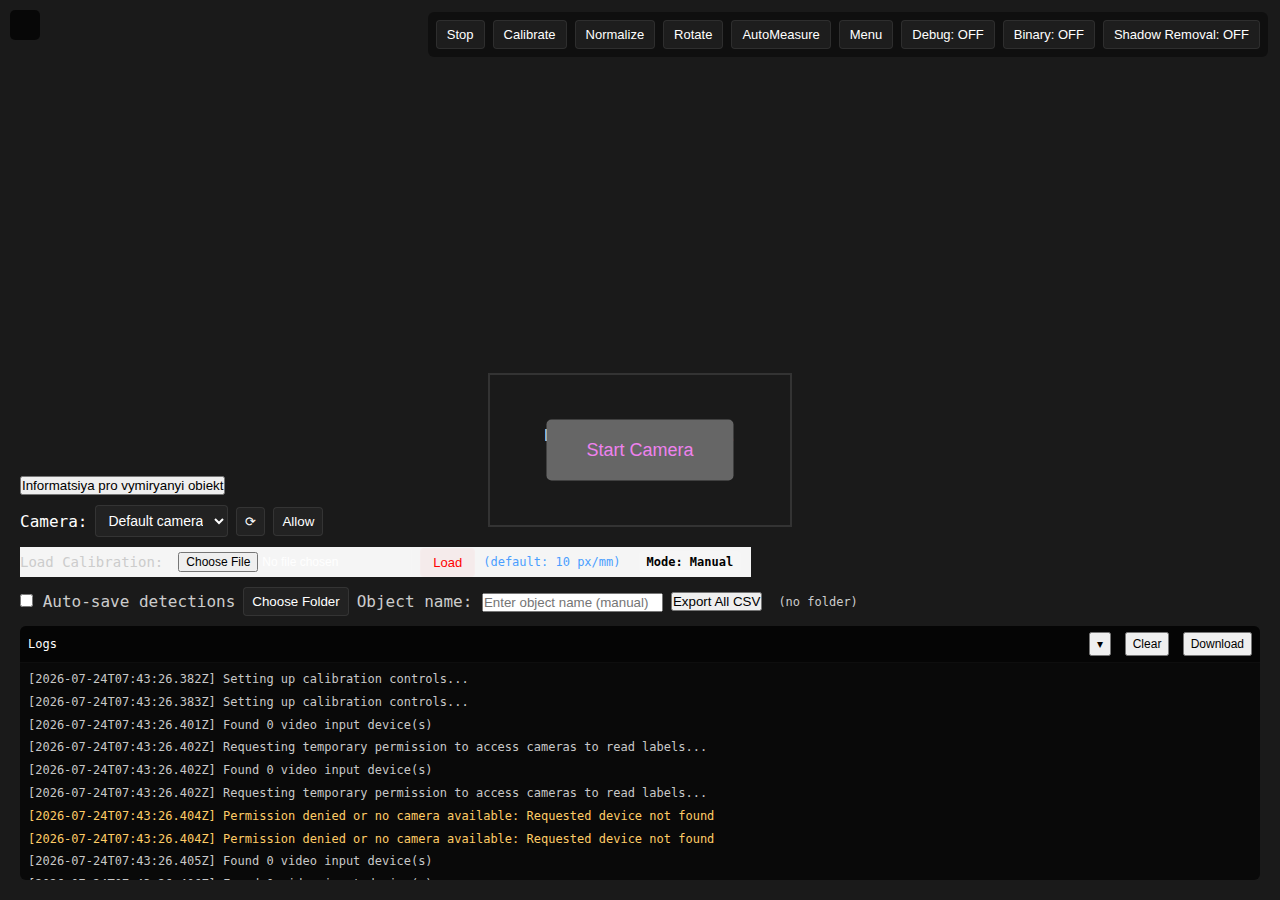
<file: src/index.html>
<!DOCTYPE html>
<html lang="en">

<head>
    <meta charset="UTF-8">
    <meta name="viewport" content="width=device-width, initial-scale=1.0">
    <title>Diploma25 Nevmer</title>
    <link rel="stylesheet" href="styles.css">

</head>

<body>
    <div id="container">
        <!-- Loading indicator -->
        <div id="loading" hidden>
            <div>Loading OpenCV.js...</div>
            <div>Please wait...</div>
        </div>

        <!-- Start controls -->
        <div class="start-controls">
            <div class="start-column">
                <button id="startBtn">Start Camera</button>
            </div>
        </div>

        <!-- Control panel -->
        <div id="controls" class="control-panel" aria-label="Controls">
            <button type="button" data-action="quit" title="Stop">Stop</button>
            <button type="button" data-action="config" title="Calibrate">Calibrate</button>
            <button type="button" data-action="norms" title="Normalize">Normalize</button>
            <button type="button" data-action="rotate" title="Rotate">Rotate</button>
            <button type="button" data-action="auto" title="AutoMeasure">AutoMeasure</button>
            <button type="button" id="footerToggle" title="Menu">Menu</button>
            <button type="button" id="debugToggle" title="DBG">Debug</button>
            <button type="button" id="binaryToggle" title="Binary">Binary</button>
            <button type="button" id="shadowToggle" title="Shadow">Shadow</button>
        </div>

        <!-- Footer with camera controls, save settings, and logs -->
        <footer id="appFooter">
            <!-- Gallery link -->
            <div class="footer-links">
                <button id="openDetail" title="Open detail page">
                    Informatsiya pro vymiryanyi obiekt
                </button>
            </div>

            <!-- Camera selection -->
            <div class="footer-camera">
                <label for="cameraSelect">Camera:</label>
                <select id="cameraSelect" aria-label="Select camera">
                    <option value="">Default camera</option>
                </select>
                <button id="cameraRefresh" title="Refresh camera list">⟳</button>
                <button id="cameraRequest" title="Request camera permission">Allow</button>
            </div>

            <!-- Calibration controls -->
            <div class="calibration-controls">
                <label for="calibrationFile">Load Calibration:</label>
                <input type="file" id="calibrationFile" accept=".json" aria-label="Load calibration file" />
                <button id="calibrationLoadBtn" title="Load calibration from file">
                    Load
                </button>
                <span id="calibrationStatus" class="calibration-status">
                    (default: 10 px/mm)
                </span>
                <span id="calibrationModeIndicator" class="calibration-mode-indicator">Mode: Manual</span>
                <button id="switchToJsonBtn" class="hidden-btn" title="Switch to JSON calibration">
                    Use JSON
                </button>
                <button id="switchToManualBtn" class="hidden-btn" title="Switch to manual calibration">
                    Use Manual
                </button>
            </div>

            <!-- Save controls -->
            <div class="save-controls">
                <label>
                    <input type="checkbox" id="autoSave" />
                    Auto-save detections
                </label>
                <button id="chooseFolder" title="Choose save folder">
                    Choose Folder
                </button>
                <label class="object-name-label">
                    Object name:
                    <input id="objectName" type="text" placeholder="Enter object name (manual)" />
                </label>
                <button id="exportCsvBtn" title="Export all CSVs">
                    Export All CSV
                </button>
                <span id="saveFolderLabel" class="save-folder-label">
                    (no folder)
                </span>
            </div>



    <!-- Log panel -->
    <div class="log-panel">
        <div class="log-header">
            <span>Logs</span>
            <div class="log-controls">
                <button id="logToggle" title="Toggle logs">▾</button>
                <button id="logClear" title="Clear logs">Clear</button>
                <button id="logDownload" title="Download logs">Download</button>
            </div>
        </div>
        <div id="logBody" class="log-body"></div>
    </div>
    </footer>

    <!-- Video and canvas elements -->
    <video id="video" autoplay></video>
    <canvas id="canvas"></canvas>
    <div id="info"></div>
    </div>

    <!-- Scripts -->
    <script src="logger.js" defer></script>
    <script src="csvstore.js" defer></script>
    <script src="calibration.js" defer></script>
    <script src="shadowremoval.js" defer></script>
    <script src="menu.js" defer></script>
    <script src="camruler.js" defer></script>
    <script src="gallery.js" defer></script>
    <script src="boot.js" defer></script>
    <script async src="https://docs.opencv.org/5.x/opencv.js" onload="onOpenCvReady();"
        type="text/javascript"></script>
</body>

</html>
</file>
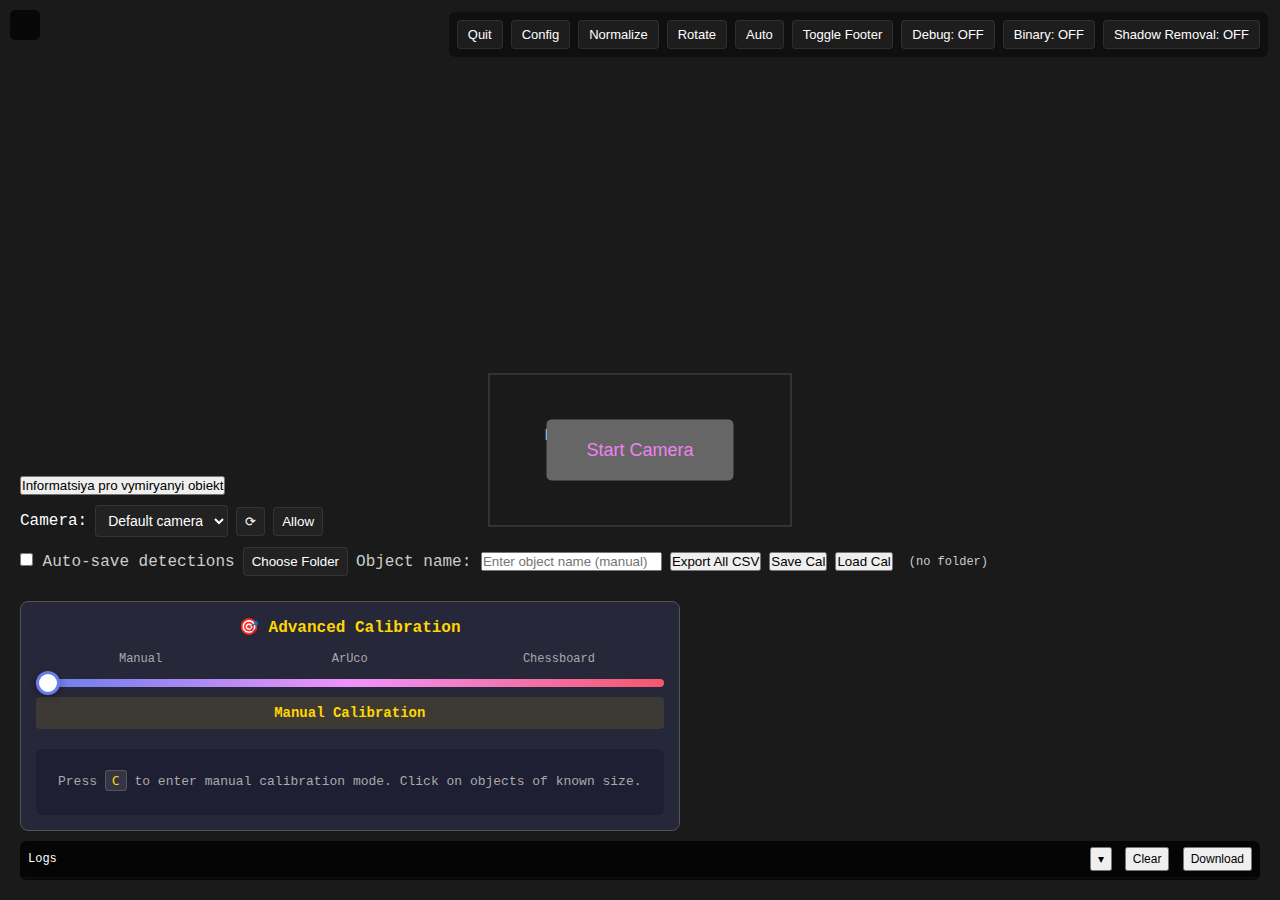
<file: src/backup/index.html>
<!DOCTYPE html>
<html lang="en">

<head>
    <meta charset="UTF-8">
    <meta name="viewport" content="width=device-width, initial-scale=1.0">
    <title>CamRuler - Camera Measurement Tool</title>
    <link rel="stylesheet" href="styles.css">
</head>

<body>
    <div id="container">
        <!-- Loading indicator -->
        <div id="loading" hidden>
            <div>Loading OpenCV.js...</div>
            <div>Please wait...</div>
        </div>

        <!-- Start controls -->
        <div class="start-controls">
            <div class="start-column">
                <button id="startBtn">Start Camera</button>
            </div>
        </div>

        <!-- Control panel -->
        <div id="controls" class="control-panel" aria-label="Controls">
            <button type="button" data-action="quit" title="Quit (Q)">Quit</button>
            <button type="button" data-action="config" title="Config (C)">Config</button>
            <button type="button" data-action="norms" title="Normalize (N)">Normalize</button>
            <button type="button" data-action="rotate" title="Rotate (R)">Rotate</button>
            <button type="button" data-action="auto" title="Auto (A)">Auto</button>
            <button type="button" id="footerToggle" title="Toggle footer">Toggle Footer</button>
            <button type="button" id="debugToggle" title="Toggle debug logs">Debug</button>
            <button type="button" id="binaryToggle" title="Toggle binary view">Binary: OFF</button>
            <button type="button" id="shadowToggle" title="Toggle shadow removal">Shadow Removal: OFF</button>
        </div>

        <!-- Footer with camera controls, save settings, and logs -->
        <footer id="appFooter">
            <!-- Gallery link -->
            <div class="footer-links">
                <button id="openDetail" title="Open detail page">
                    Informatsiya pro vymiryanyi obiekt
                </button>
            </div>

            <!-- Camera selection -->
            <div class="footer-camera">
                <label for="cameraSelect">Camera:</label>
                <select id="cameraSelect" aria-label="Select camera">
                    <option value="">Default camera</option>
                </select>
                <button id="cameraRefresh" title="Refresh camera list">⟳</button>
                <button id="cameraRequest" title="Request camera permission">Allow</button>
            </div>

            <!-- Save controls -->
            <div class="save-controls">
                <label>
                    <input type="checkbox" id="autoSave" />
                    Auto-save detections
                </label>
                <button id="chooseFolder" title="Choose save folder">
                    Choose Folder
                </button>
                <label class="object-name-label">
                    Object name:
                    <input id="objectName" type="text" placeholder="Enter object name (manual)" />
                </label>
                <button id="exportCsvBtn" title="Export all CSVs">
                    Export All CSV
                </button>
                <button id="saveCalBtn" title="Save Calibration">Save Cal</button>
                <button id="loadCalBtn" title="Load Calibration">Load Cal</button>
                <input type="file" id="calFileInput" accept=".json" style="display: none;" />
                <span id="saveFolderLabel" class="save-folder-label">
                    (no folder)
                </span>
            </div>

            <!-- Advanced Calibration Controls -->
            <div class="calibration-controls">
                <h3>🎯 Advanced Calibration</h3>

                <!-- Calibration Mode Slider -->
                <div class="calib-mode-slider">
                    <div class="slider-labels">
                        <span>Manual</span>
                        <span>ArUco</span>
                        <span>Chessboard</span>
                    </div>
                    <input type="range" id="calibModeSlider" min="0" max="2" value="0" step="1" />
                    <div class="slider-indicator" id="calibModeIndicator">Manual Calibration</div>
                </div>

                <!-- ArUco Controls -->
                <div class="calib-panel" id="arucoPanel" style="display: none;">
                    <div class="calib-row">
                        <label for="markerSize">Marker Size (mm):</label>
                        <input type="number" id="markerSize" value="50" min="10" max="500" step="5" />
                    </div>
                    <div class="calib-buttons">
                        <button id="startArucoCalib" class="calib-btn">📷 Detect Marker</button>
                        <a href="aruco_marker.html" target="_blank" class="link-btn">🎯 Generate Marker</a>
                    </div>
                </div>

                <!-- Chessboard Controls -->
                <div class="calib-panel" id="chessPanel" style="display: none;">
                    <div class="calib-row">
                        <label for="chessSquareSize">Square Size (mm):</label>
                        <input type="number" id="chessSquareSize" value="25" min="5" max="100" step="1" />
                    </div>
                    <div class="calib-row">
                        <label for="chessPatternSize">Pattern:</label>
                        <select id="chessPatternSize">
                            <option value="9x6" selected>9x6 (recommended)</option>
                            <option value="7x5">7x5</option>
                            <option value="10x7">10x7</option>
                            <option value="8x6">8x6</option>
                        </select>
                    </div>
                    <div class="calib-buttons">
                        <button id="startChessCalib" class="calib-btn">📷 Capture (<span
                                id="chessImageCount">0</span>)</button>
                        <button id="computeChessCalib" class="calib-btn" disabled>🧮 Compute</button>
                        <button id="clearChessImages" class="calib-btn-secondary">🗑️ Clear</button>
                        <a href="chessboard_pattern.html" target="_blank" class="link-btn">♟️ Generate Pattern</a>
                    </div>
                </div>

                <!-- Manual Calibration Info -->
                <div class="calib-panel" id="manualPanel">
                    <p class="calib-info">Press <kbd>C</kbd> to enter manual calibration mode. Click on objects of known
                        size.</p>
                </div>

                <!-- Calibration Status -->
                <div id="calibStatus" class="calib-status"></div>
            </div>

            <!-- Log panel -->
            <div class="log-panel">
                <div class="log-header">
                    <span>Logs</span>
                    <div class="log-controls">
                        <button id="logToggle" title="Toggle logs">▾</button>
                        <button id="logClear" title="Clear logs">Clear</button>
                        <button id="logDownload" title="Download logs">Download</button>
                    </div>
                </div>
                <div id="logBody" class="log-body"></div>
            </div>
        </footer>

        <!-- Video and canvas elements -->
        <video id="video" autoplay></video>
        <canvas id="canvas"></canvas>
        <div id="info"></div>
    </div>

    <!-- Scripts -->
    <script src="logger.js" defer></script>
    <script src="csvstore.js" defer></script>
    <script src="shadowremoval.js" defer></script>
    <script src="calibration.js" defer></script>
    <script src="menu.js" defer></script>
    <script src="camruler.js" defer></script>
    <script src="gallery.js" defer></script>
    <script src="boot.js" defer></script>
    <script async src="https://docs.opencv.org/4.5.2/opencv.js" onload="onOpenCvReady();"
        type="text/javascript"></script>
</body>

</html>
</file>
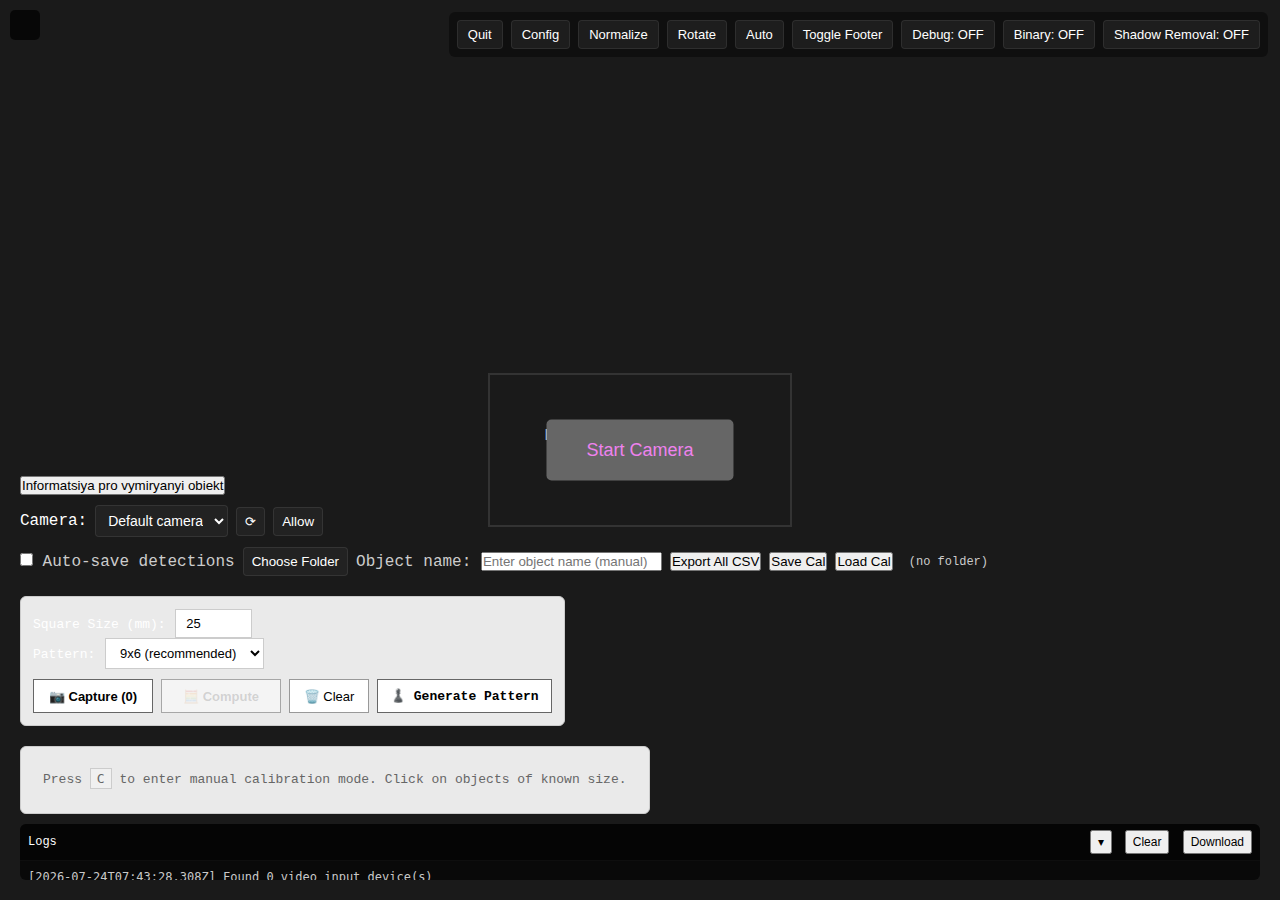
<file: src/backup/backup_2024-12-19/index.html>
<!DOCTYPE html>
<html lang="en">

<head>
    <meta charset="UTF-8">
    <meta name="viewport" content="width=device-width, initial-scale=1.0">
    <title>CamRuler - Camera Measurement Tool</title>
    <link rel="stylesheet" href="styles.css">
</head>

<body>
    <div id="container">
        <!-- Loading indicator -->
        <div id="loading" hidden>
            <div>Loading OpenCV.js...</div>
            <div>Please wait...</div>
        </div>

        <!-- Start controls -->
        <div class="start-controls">
            <div class="start-column">
                <button id="startBtn">Start Camera</button>
            </div>
        </div>

        <!-- Control panel -->
        <div id="controls" class="control-panel" aria-label="Controls">
            <button type="button" data-action="quit" title="Quit (Q)">Quit</button>
            <button type="button" data-action="config" title="Config (C)">Config</button>
            <button type="button" data-action="norms" title="Normalize (N)">Normalize</button>
            <button type="button" data-action="rotate" title="Rotate (R)">Rotate</button>
            <button type="button" data-action="auto" title="Auto (A)">Auto</button>
            <button type="button" id="footerToggle" title="Toggle footer">Toggle Footer</button>
            <button type="button" id="debugToggle" title="Toggle debug logs">Debug</button>
            <button type="button" id="binaryToggle" title="Toggle binary view">Binary: OFF</button>
            <button type="button" id="shadowToggle" title="Toggle shadow removal">Shadow Removal: OFF</button>
        </div>

        <!-- Footer with camera controls, save settings, and logs -->
        <footer id="appFooter">
            <!-- Gallery link -->
            <div class="footer-links">
                <button id="openDetail" title="Open detail page">
                    Informatsiya pro vymiryanyi obiekt
                </button>
            </div>

            <!-- Camera selection -->
            <div class="footer-camera">
                <label for="cameraSelect">Camera:</label>
                <select id="cameraSelect" aria-label="Select camera">
                    <option value="">Default camera</option>
                </select>
                <button id="cameraRefresh" title="Refresh camera list">⟳</button>
                <button id="cameraRequest" title="Request camera permission">Allow</button>
            </div>

            <!-- Save controls -->
            <div class="save-controls">
                <label>
                    <input type="checkbox" id="autoSave" />
                    Auto-save detections
                </label>
                <button id="chooseFolder" title="Choose save folder">
                    Choose Folder
                </button>
                <label class="object-name-label">
                    Object name:
                    <input id="objectName" type="text" placeholder="Enter object name (manual)" />
                </label>
                <button id="exportCsvBtn" title="Export all CSVs">
                    Export All CSV
                </button>
                <button id="saveCalBtn" title="Save Calibration">Save Cal</button>
                <button id="loadCalBtn" title="Load Calibration">Load Cal</button>
                <input type="file" id="calFileInput" accept=".json" style="display: none;" />
                <span id="saveFolderLabel" class="save-folder-label">
                    (no folder)
                </span>
            </div>

            <!-- Chessboard Calibration Panel -->
            <div class="calib-panel" id="chessPanel">
                <div class="calib-row">
                    <label for="chessSquareSize">Square Size (mm):</label>
                    <input type="number" id="chessSquareSize" value="25" min="5" max="100" step="1" />
                </div>
                <div class="calib-row">
                    <label for="chessPatternSize">Pattern:</label>
                    <select id="chessPatternSize">
                        <option value="9x6" selected>9x6 (recommended)</option>
                        <option value="7x5">7x5</option>
                        <option value="10x7">10x7</option>
                        <option value="8x6">8x6</option>
                    </select>
                </div>
                <div class="calib-buttons">
                    <button id="startChessCalib" class="calib-btn">📷 Capture (<span id="chessImageCount">0</span>)</button>
                    <button id="computeChessCalib" class="calib-btn" disabled>🧮 Compute</button>
                    <button id="clearChessImages" class="calib-btn-secondary">🗑️ Clear</button>
                    <a href="chessboard_pattern.html" target="_blank" class="link-btn">♟️ Generate Pattern</a>
                </div>
            </div>

            <!-- Manual Calibration Info -->
            <div class="calib-panel" id="manualPanel">
                <p class="calib-info">Press <kbd>C</kbd> to enter manual calibration mode. Click on objects of known
                    size.</p>
            </div>

            <!-- Calibration Status -->
            <div id="calibStatus" class="calib-status"></div>

    <!-- Log panel -->
    <div class="log-panel">
        <div class="log-header">
            <span>Logs</span>
            <div class="log-controls">
                <button id="logToggle" title="Toggle logs">▾</button>
                <button id="logClear" title="Clear logs">Clear</button>
                <button id="logDownload" title="Download logs">Download</button>
            </div>
        </div>
        <div id="logBody" class="log-body"></div>
    </div>
    </footer>

    <!-- Video and canvas elements -->
    <video id="video" autoplay></video>
    <canvas id="canvas"></canvas>
    <div id="info"></div>
    </div>

    <!-- Scripts -->
    <script src="logger.js" defer></script>
    <script src="csvstore.js" defer></script>
    <script src="shadowremoval.js" defer></script>
    <script src="calibration.js" defer></script>
    <script src="menu.js" defer></script>
    <script src="camruler.js" defer></script>
    <script src="gallery.js" defer></script>
    <script src="boot.js" defer></script>
    <script async src="https://docs.opencv.org/4.5.2/opencv.js" onload="onOpenCvReady();"
        type="text/javascript"></script>
</body>

</html>
</file>
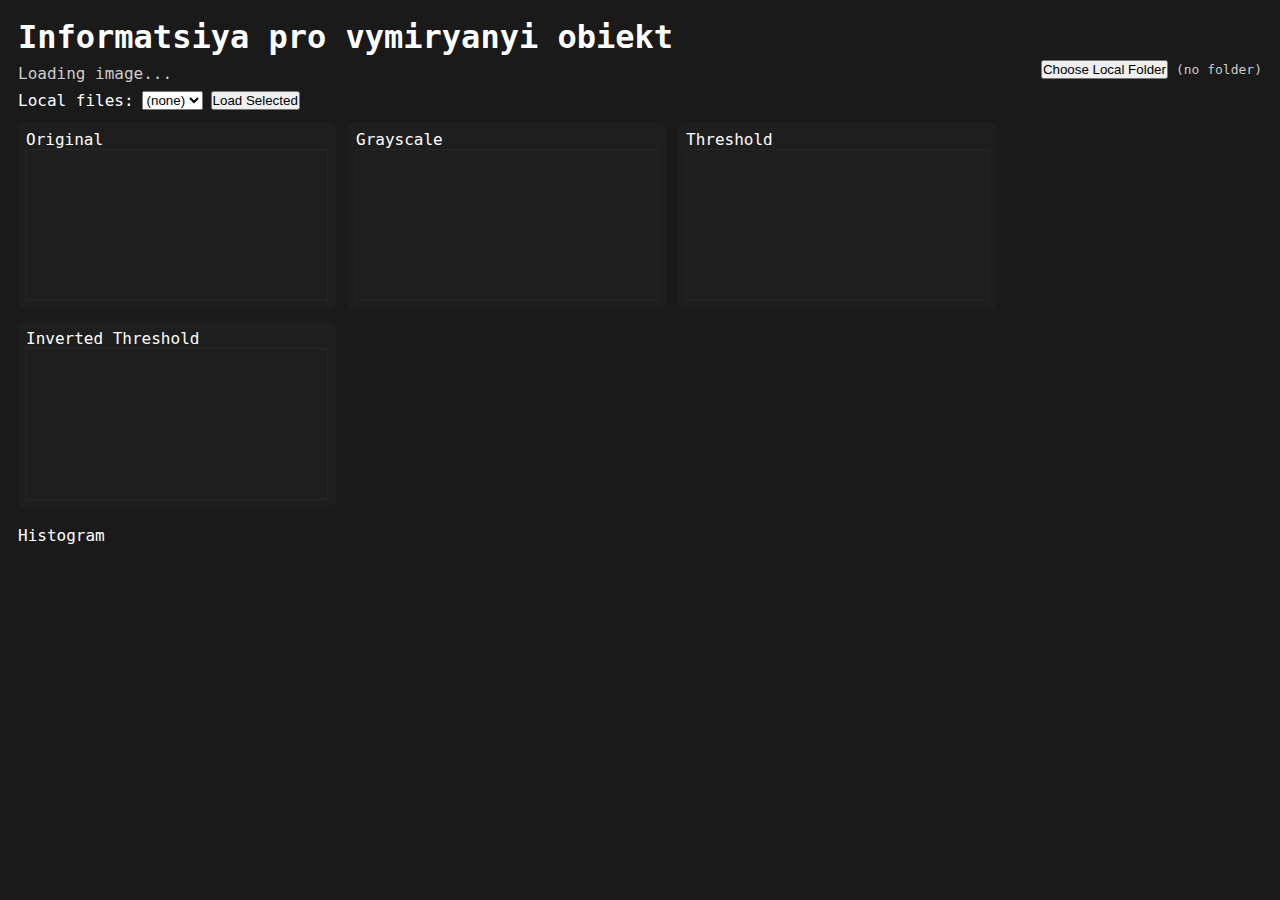
<file: src/gallery_detail.html>
<!DOCTYPE html>
<html lang="ru">

<head>
  <meta charset="utf-8">
  <meta name="viewport" content="width=device-width, initial-scale=1">
  <title>Informatsiya pro vymiryanyi obiekt</title>
  <link rel="stylesheet" href="styles.css">
  <style>
    .detail-grid {
      display: flex;
      gap: 12px;
      flex-wrap: wrap;
      align-items: flex-start;
    }

    .detail-block {
      background: rgba(255, 255, 255, 0.02);
      padding: 8px;
      border-radius: 6px;
    }

    .detail-block canvas {
      display: block;
      max-width: 420px;
      height: auto;
      border: 1px solid rgba(255, 255, 255, 0.04);
    }

    #detailInfo {
      color: #ccc;
      margin-top: 8px;
    }
  </style>
</head>

<body>
  <div class="detail-wrap">
    <h1>Informatsiya pro vymiryanyi obiekt</h1>

    <div class="detail-controls">
      <div id="detailInfo" class="detail-info">
        Loading image...
      </div>
      <div id="metaBlock" class="detail-info meta-block"></div>
      <div class="detail-controls-right">
        <button id="chooseLocalFolder">Choose Local Folder</button>
        <span id="localFolderLabel" class="local-folder-label">
          (no folder)
        </span>
      </div>
    </div>

    <div class="local-file-row">
      <label for="localFileSelect">Local files:</label>
      <select id="localFileSelect">
        <option value="">(none)</option>
      </select>
      <button id="localLoadBtn">Load Selected</button>
    </div>

    <div class="detail-grid">
      <div class="detail-block">
        <div>Original</div>
        <canvas id="origCanvas"></canvas>
      </div>
      <div class="detail-block">
        <div>Grayscale</div>
        <canvas id="grayCanvas"></canvas>
      </div>
      <div class="detail-block">
        <div>Threshold</div>
        <canvas id="threshCanvas"></canvas>
      </div>
      <div class="detail-block">
        <div>Inverted Threshold</div>
        <canvas id="invCanvas"></canvas>
      </div>
    </div>

    <div class="detail-hist">
      <div>Histogram</div>
      <canvas id="histCanvas" width="512" height="200"></canvas>
    </div>
  </div>

  <script src="logger.js" defer></script>
  <script src="csvstore.js" defer></script>
  <script src="shadowremoval.js" defer></script>
  <script src="menu.js" defer></script>
  <script src="camruler.js" defer></script>
  <script src="gallery.js" defer></script>
  <script src="boot.js" defer></script>
  <script async src="https://docs.opencv.org/5.x/opencv.js" onload="onOpenCvReady();" type="text/javascript"></script>
  <script>
    window.addEventListener('DOMContentLoaded', () => {
      if (window.initGalleryDetailPage) {
        window.initGalleryDetailPage();
      }
    });
  </script>
</body>

</html>
</file>
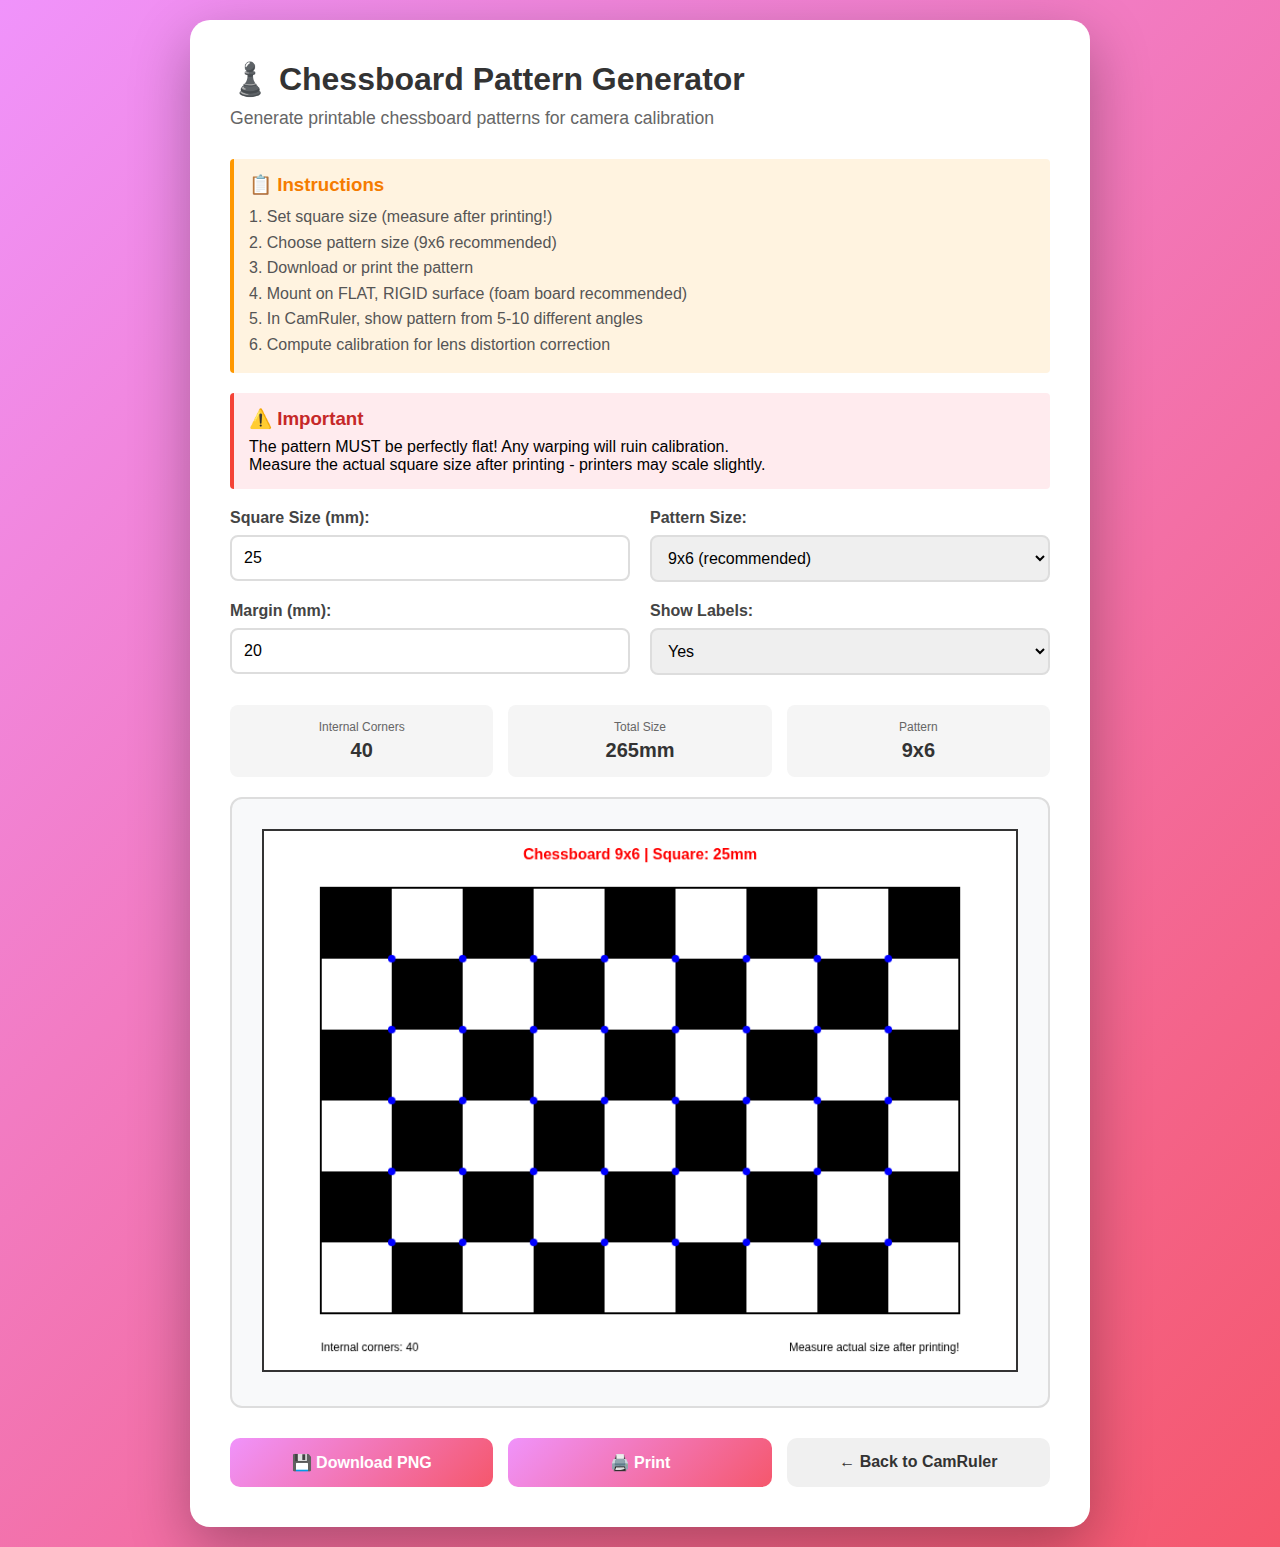
<file: src/backup/chessboard_pattern.html>
<!DOCTYPE html>
<html lang="en">

<head>
    <meta charset="UTF-8">
    <meta name="viewport" content="width=device-width, initial-scale=1.0">
    <title>Chessboard Pattern Generator - CamRuler</title>
    <style>
        * {
            margin: 0;
            padding: 0;
            box-sizing: border-box;
        }

        body {
            font-family: 'Segoe UI', Tahoma, Geneva, Verdana, sans-serif;
            background: linear-gradient(135deg, #f093fb 0%, #f5576c 100%);
            min-height: 100vh;
            display: flex;
            justify-content: center;
            align-items: center;
            padding: 20px;
        }

        .container {
            background: white;
            border-radius: 20px;
            box-shadow: 0 20px 60px rgba(0, 0, 0, 0.3);
            padding: 40px;
            max-width: 900px;
            width: 100%;
        }

        h1 {
            color: #333;
            margin-bottom: 10px;
            font-size: 2em;
        }

        .subtitle {
            color: #666;
            margin-bottom: 30px;
            font-size: 1.1em;
        }

        .controls {
            display: grid;
            grid-template-columns: 1fr 1fr;
            gap: 20px;
            margin-bottom: 30px;
        }

        .control-group {
            display: flex;
            flex-direction: column;
        }

        label {
            font-weight: 600;
            margin-bottom: 8px;
            color: #444;
        }

        input,
        select {
            padding: 12px;
            border: 2px solid #ddd;
            border-radius: 8px;
            font-size: 16px;
            transition: border-color 0.3s;
        }

        input:focus,
        select:focus {
            outline: none;
            border-color: #f5576c;
        }

        .pattern-preview {
            background: #f8f9fa;
            border: 2px solid #ddd;
            border-radius: 12px;
            padding: 30px;
            text-align: center;
            margin-bottom: 30px;
            overflow: auto;
        }

        #chessboardCanvas {
            border: 2px solid #333;
            background: white;
            max-width: 100%;
        }

        .info {
            background: #fff3e0;
            border-left: 4px solid #ff9800;
            padding: 15px;
            margin-bottom: 20px;
            border-radius: 4px;
        }

        .info h3 {
            color: #f57c00;
            margin-bottom: 8px;
        }

        .info p {
            color: #555;
            line-height: 1.6;
        }

        .warning {
            background: #ffebee;
            border-left: 4px solid #f44336;
            padding: 15px;
            margin-bottom: 20px;
            border-radius: 4px;
        }

        .warning h3 {
            color: #c62828;
            margin-bottom: 8px;
        }

        .buttons {
            display: flex;
            gap: 15px;
            flex-wrap: wrap;
        }

        button {
            flex: 1;
            min-width: 150px;
            padding: 15px 30px;
            font-size: 16px;
            font-weight: 600;
            border: none;
            border-radius: 10px;
            cursor: pointer;
            transition: all 0.3s;
        }

        .btn-primary {
            background: linear-gradient(135deg, #f093fb 0%, #f5576c 100%);
            color: white;
        }

        .btn-primary:hover {
            transform: translateY(-2px);
            box-shadow: 0 10px 20px rgba(245, 87, 108, 0.4);
        }

        .btn-secondary {
            background: #f0f0f0;
            color: #333;
        }

        .btn-secondary:hover {
            background: #e0e0e0;
        }

        .stats {
            display: grid;
            grid-template-columns: repeat(auto-fit, minmax(150px, 1fr));
            gap: 15px;
            margin-bottom: 20px;
        }

        .stat-box {
            background: #f5f5f5;
            padding: 15px;
            border-radius: 8px;
            text-align: center;
        }

        .stat-label {
            font-size: 12px;
            color: #666;
            margin-bottom: 5px;
        }

        .stat-value {
            font-size: 20px;
            font-weight: 700;
            color: #333;
        }

        @media print {
            body {
                background: white;
            }

            .container {
                box-shadow: none;
                padding: 0;
            }

            .controls,
            .buttons,
            .info,
            .warning,
            .stats,
            h1,
            .subtitle {
                display: none;
            }

            .pattern-preview {
                border: none;
                padding: 0;
            }
        }
    </style>
</head>

<body>
    <div class="container">
        <h1>♟️ Chessboard Pattern Generator</h1>
        <p class="subtitle">Generate printable chessboard patterns for camera calibration</p>

        <div class="info">
            <h3>📋 Instructions</h3>
            <p>
                1. Set square size (measure after printing!)<br>
                2. Choose pattern size (9x6 recommended)<br>
                3. Download or print the pattern<br>
                4. Mount on FLAT, RIGID surface (foam board recommended)<br>
                5. In CamRuler, show pattern from 5-10 different angles<br>
                6. Compute calibration for lens distortion correction
            </p>
        </div>

        <div class="warning">
            <h3>⚠️ Important</h3>
            <p>
                The pattern MUST be perfectly flat! Any warping will ruin calibration.<br>
                Measure the actual square size after printing - printers may scale slightly.
            </p>
        </div>

        <div class="controls">
            <div class="control-group">
                <label for="squareSize">Square Size (mm):</label>
                <input type="number" id="squareSize" value="25" min="5" max="100" step="1">
            </div>

            <div class="control-group">
                <label for="patternSize">Pattern Size:</label>
                <select id="patternSize">
                    <option value="9x6" selected>9x6 (recommended)</option>
                    <option value="7x5">7x5 (smaller)</option>
                    <option value="10x7">10x7 (larger)</option>
                    <option value="8x6">8x6 (standard)</option>
                </select>
            </div>

            <div class="control-group">
                <label for="marginSize">Margin (mm):</label>
                <input type="number" id="marginSize" value="20" min="0" max="50" step="5">
            </div>

            <div class="control-group">
                <label for="showLabels">Show Labels:</label>
                <select id="showLabels">
                    <option value="true" selected>Yes</option>
                    <option value="false">No (for printing)</option>
                </select>
            </div>
        </div>

        <div class="stats">
            <div class="stat-box">
                <div class="stat-label">Internal Corners</div>
                <div class="stat-value" id="cornersCount">48</div>
            </div>
            <div class="stat-box">
                <div class="stat-label">Total Size</div>
                <div class="stat-value" id="totalSize">225mm</div>
            </div>
            <div class="stat-box">
                <div class="stat-label">Pattern</div>
                <div class="stat-value" id="patternDisplay">9x6</div>
            </div>
        </div>

        <div class="pattern-preview">
            <canvas id="chessboardCanvas"></canvas>
        </div>

        <div class="buttons">
            <button class="btn-primary" onclick="downloadPattern()">💾 Download PNG</button>
            <button class="btn-primary" onclick="window.print()">🖨️ Print</button>
            <button class="btn-secondary" onclick="window.location.href='index.html'">← Back to CamRuler</button>
        </div>
    </div>

    <script>
        function generateChessboard() {
            const squareSize = parseInt(document.getElementById('squareSize').value);
            const patternSize = document.getElementById('patternSize').value;
            const marginSize = parseInt(document.getElementById('marginSize').value);
            const showLabels = document.getElementById('showLabels').value === 'true';

            const [cols, rows] = patternSize.split('x').map(Number);

            // Calculate canvas size
            const pixelsPerMM = 3; // 3 pixels per mm for good resolution
            const squarePx = squareSize * pixelsPerMM;
            const marginPx = marginSize * pixelsPerMM;
            const canvasWidth = (cols * squarePx) + (2 * marginPx);
            const canvasHeight = (rows * squarePx) + (2 * marginPx);

            // Update stats
            const internalCorners = (cols - 1) * (rows - 1);
            const totalSizeMM = Math.max(cols * squareSize, rows * squareSize) + (2 * marginSize);
            document.getElementById('cornersCount').textContent = internalCorners;
            document.getElementById('totalSize').textContent = totalSizeMM + 'mm';
            document.getElementById('patternDisplay').textContent = patternSize;

            // Create canvas
            const canvas = document.getElementById('chessboardCanvas');
            canvas.width = canvasWidth;
            canvas.height = canvasHeight;
            const ctx = canvas.getContext('2d');

            // Fill white background
            ctx.fillStyle = 'white';
            ctx.fillRect(0, 0, canvasWidth, canvasHeight);

            // Draw chessboard
            for (let row = 0; row < rows; row++) {
                for (let col = 0; col < cols; col++) {
                    const isBlack = (row + col) % 2 === 0;
                    ctx.fillStyle = isBlack ? 'black' : 'white';

                    const x = marginPx + (col * squarePx);
                    const y = marginPx + (row * squarePx);

                    ctx.fillRect(x, y, squarePx, squarePx);
                }
            }

            // Draw border
            ctx.strokeStyle = 'black';
            ctx.lineWidth = 2;
            ctx.strokeRect(marginPx, marginPx, cols * squarePx, rows * squarePx);

            // Draw labels if enabled
            if (showLabels) {
                ctx.fillStyle = 'red';
                ctx.font = 'bold 16px Arial';
                ctx.textAlign = 'center';

                // Title
                ctx.fillText(
                    `Chessboard ${cols}x${rows} | Square: ${squareSize}mm`,
                    canvasWidth / 2,
                    marginPx / 2
                );

                // Corner markers
                ctx.fillStyle = 'blue';
                ctx.font = 'bold 14px Arial';

                // Mark internal corners
                for (let row = 1; row < rows; row++) {
                    for (let col = 1; col < cols; col++) {
                        const x = marginPx + (col * squarePx);
                        const y = marginPx + (row * squarePx);

                        ctx.beginPath();
                        ctx.arc(x, y, 4, 0, 2 * Math.PI);
                        ctx.fill();
                    }
                }

                // Instructions
                ctx.fillStyle = 'black';
                ctx.font = '12px Arial';
                ctx.textAlign = 'left';
                ctx.fillText(`Internal corners: ${internalCorners}`, marginPx, canvasHeight - marginPx / 3);
                ctx.textAlign = 'right';
                ctx.fillText(`Measure actual size after printing!`, canvasWidth - marginPx, canvasHeight - marginPx / 3);
            }
        }

        function downloadPattern() {
            const canvas = document.getElementById('chessboardCanvas');
            const squareSize = document.getElementById('squareSize').value;
            const patternSize = document.getElementById('patternSize').value;

            canvas.toBlob(blob => {
                const url = URL.createObjectURL(blob);
                const a = document.createElement('a');
                a.href = url;
                a.download = `chessboard_${patternSize}_${squareSize}mm.png`;
                document.body.appendChild(a);
                a.click();
                document.body.removeChild(a);
                URL.revokeObjectURL(url);
            });
        }

        // Event listeners
        document.getElementById('squareSize').addEventListener('input', generateChessboard);
        document.getElementById('patternSize').addEventListener('change', generateChessboard);
        document.getElementById('marginSize').addEventListener('input', generateChessboard);
        document.getElementById('showLabels').addEventListener('change', generateChessboard);

        // Generate on load
        generateChessboard();
    </script>
</body>

</html>
</file>
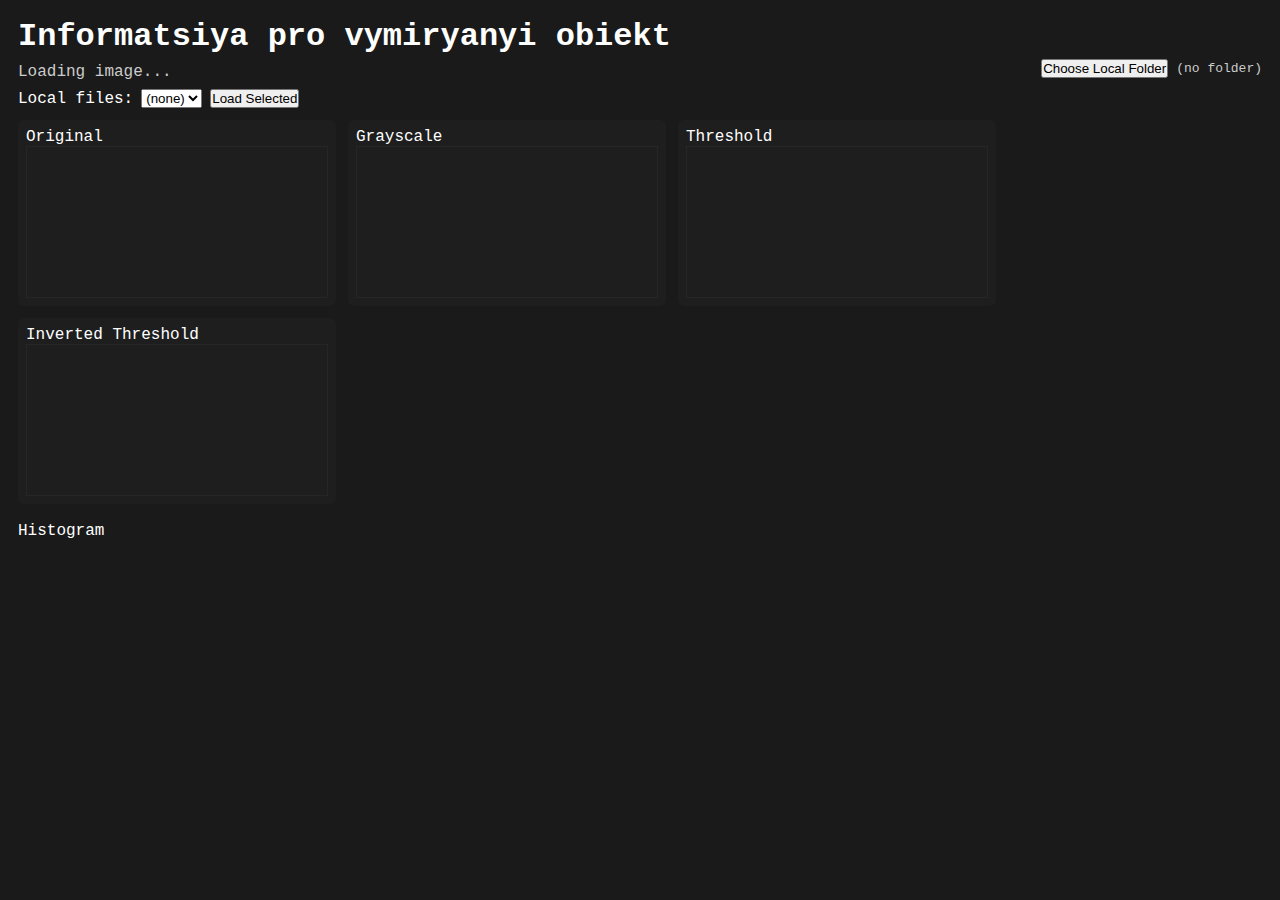
<file: src/backup/gallery_detail.html>
<!DOCTYPE html>
<html lang="ru">

<head>
  <meta charset="utf-8">
  <meta name="viewport" content="width=device-width, initial-scale=1">
  <title>Informatsiya pro vymiryanyi obiekt</title>
  <link rel="stylesheet" href="styles.css">
  <style>
    .detail-grid {
      display: flex;
      gap: 12px;
      flex-wrap: wrap;
      align-items: flex-start;
    }

    .detail-block {
      background: rgba(255, 255, 255, 0.02);
      padding: 8px;
      border-radius: 6px;
    }

    .detail-block canvas {
      display: block;
      max-width: 420px;
      height: auto;
      border: 1px solid rgba(255, 255, 255, 0.04);
    }

    #detailInfo {
      color: #ccc;
      margin-top: 8px;
    }
  </style>
</head>

<body>
  <div class="detail-wrap">
    <h1>Informatsiya pro vymiryanyi obiekt</h1>

    <!-- Controls section -->
    <div class="detail-controls">
      <div id="detailInfo" class="detail-info">
        Loading image...
      </div>
      <div id="metaBlock" class="detail-info meta-block"></div>
      <div class="detail-controls-right">
        <button id="chooseLocalFolder">Choose Local Folder</button>
        <span id="localFolderLabel" class="local-folder-label">
          (no folder)
        </span>
      </div>
    </div>

    <!-- Local file selection -->
    <div class="local-file-row">
      <label for="localFileSelect">Local files:</label>
      <select id="localFileSelect">
        <option value="">(none)</option>
      </select>
      <button id="localLoadBtn">Load Selected</button>
    </div>

    <!-- Image processing results grid -->
    <div class="detail-grid">
      <div class="detail-block">
        <div>Original</div>
        <canvas id="origCanvas"></canvas>
      </div>
      <div class="detail-block">
        <div>Grayscale</div>
        <canvas id="grayCanvas"></canvas>
      </div>
      <div class="detail-block">
        <div>Threshold</div>
        <canvas id="threshCanvas"></canvas>
      </div>
      <div class="detail-block">
        <div>Inverted Threshold</div>
        <canvas id="invCanvas"></canvas>
      </div>
    </div>

    <!-- Histogram section -->
    <div class="detail-hist">
      <div>Histogram</div>
      <canvas id="histCanvas" width="512" height="200"></canvas>
    </div>
  </div>

  <!-- Scripts -->
  <script src="logger.js" defer></script>
  <script src="csvstore.js" defer></script>
  <script src="shadowremoval.js" defer></script>
  <script src="menu.js" defer></script>
  <script src="camruler.js" defer></script>
  <script src="gallery.js" defer></script>
  <script src="boot.js" defer></script>
  <script async src="https://docs.opencv.org/4.5.2/opencv.js" onload="onOpenCvReady();" type="text/javascript"></script>
  <script>
    window.addEventListener('DOMContentLoaded', () => {
      if (window.initGalleryDetailPage) {
        window.initGalleryDetailPage();
      }
    });
  </script>
</body>

</html>
</file>
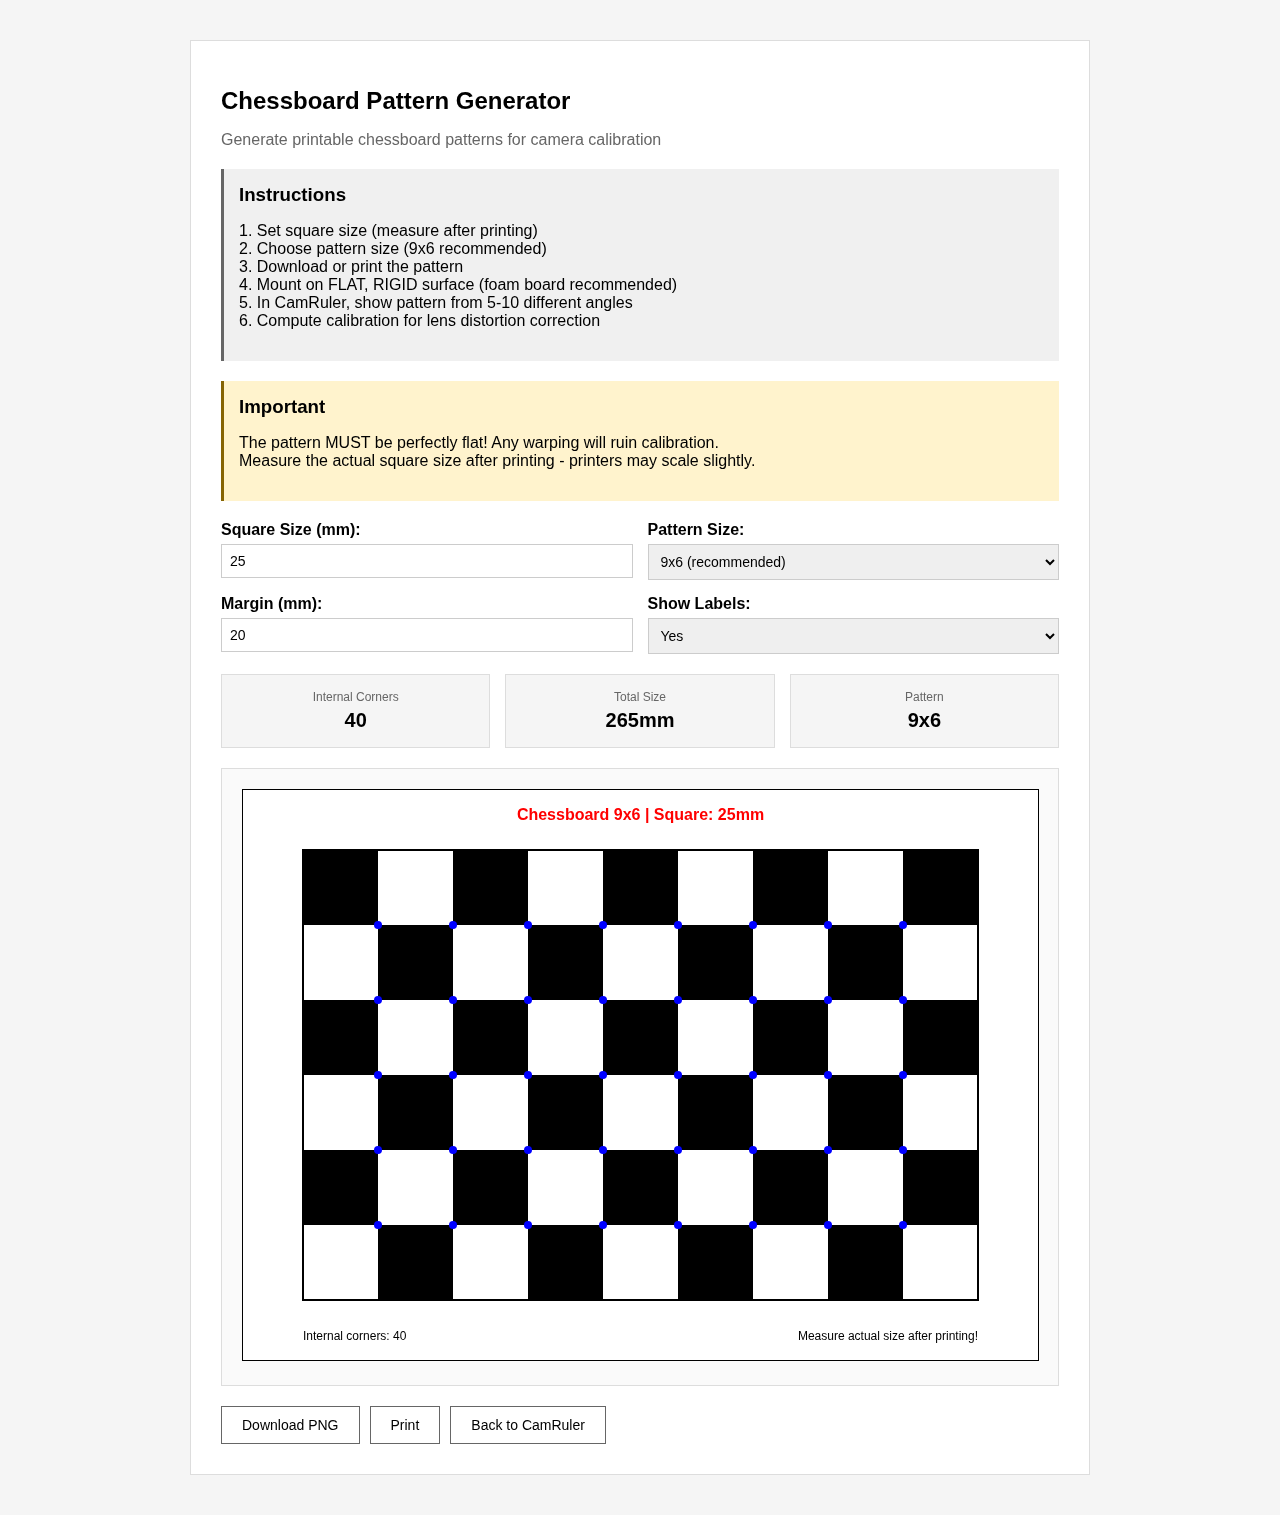
<file: src/backup/backup_2024-12-19/chessboard_pattern.html>
<!DOCTYPE html>
<html lang="en">

<head>
    <meta charset="UTF-8">
    <meta name="viewport" content="width=device-width, initial-scale=1.0">
    <title>Chessboard Pattern Generator</title>
    <style>
        body {
            font-family: Arial, sans-serif;
            max-width: 900px;
            margin: 20px auto;
            padding: 20px;
            background: #f5f5f5;
        }

        .container {
            background: white;
            padding: 30px;
            border: 1px solid #ddd;
        }

        h1 {
            margin-bottom: 10px;
            font-size: 24px;
        }

        .subtitle {
            color: #666;
            margin-bottom: 20px;
        }

        .info,
        .warning {
            border-left: 3px solid #666;
            padding: 15px;
            margin-bottom: 20px;
        }

        .info {
            background: #f0f0f0;
        }

        .warning {
            background: #fff3cd;
            border-left-color: #856404;
        }

        .info h3,
        .warning h3 {
            margin-top: 0;
            margin-bottom: 10px;
        }

        .controls {
            display: grid;
            grid-template-columns: 1fr 1fr;
            gap: 15px;
            margin-bottom: 20px;
        }

        .control-group {
            display: flex;
            flex-direction: column;
        }

        label {
            font-weight: bold;
            margin-bottom: 5px;
        }

        input,
        select {
            padding: 8px;
            border: 1px solid #ccc;
            font-size: 14px;
        }

        .stats {
            display: grid;
            grid-template-columns: repeat(3, 1fr);
            gap: 15px;
            margin-bottom: 20px;
        }

        .stat-box {
            background: #f5f5f5;
            padding: 15px;
            border: 1px solid #ddd;
            text-align: center;
        }

        .stat-label {
            font-size: 12px;
            color: #666;
            margin-bottom: 5px;
        }

        .stat-value {
            font-size: 20px;
            font-weight: bold;
        }

        .pattern-preview {
            background: #fafafa;
            border: 1px solid #ddd;
            padding: 20px;
            text-align: center;
            margin-bottom: 20px;
            overflow: auto;
        }

        #chessboardCanvas {
            border: 1px solid #000;
            background: white;
            max-width: 100%;
        }

        .buttons {
            display: flex;
            gap: 10px;
        }

        button,
        .btn-link {
            padding: 10px 20px;
            font-size: 14px;
            border: 1px solid #666;
            background: white;
            cursor: pointer;
        }

        button:hover,
        .btn-link:hover {
            background: #f0f0f0;
        }

        .btn-link {
            display: inline-block;
            text-decoration: none;
            color: #000;
        }

        @media print {
            body {
                background: white;
            }

            .container {
                border: none;
                padding: 0;
            }

            .controls,
            .buttons,
            .info,
            .warning,
            .stats,
            h1,
            .subtitle {
                display: none;
            }

            .pattern-preview {
                border: none;
                padding: 0;
            }
        }
    </style>
</head>

<body>
    <div class="container">
        <h1>Chessboard Pattern Generator</h1>
        <p class="subtitle">Generate printable chessboard patterns for camera calibration</p>

        <div class="info">
            <h3>Instructions</h3>
            <p>
                1. Set square size (measure after printing)<br>
                2. Choose pattern size (9x6 recommended)<br>
                3. Download or print the pattern<br>
                4. Mount on FLAT, RIGID surface (foam board recommended)<br>
                5. In CamRuler, show pattern from 5-10 different angles<br>
                6. Compute calibration for lens distortion correction
            </p>
        </div>

        <div class="warning">
            <h3>Important</h3>
            <p>
                The pattern MUST be perfectly flat! Any warping will ruin calibration.<br>
                Measure the actual square size after printing - printers may scale slightly.
            </p>
        </div>

        <div class="controls">
            <div class="control-group">
                <label for="squareSize">Square Size (mm):</label>
                <input type="number" id="squareSize" value="25" min="5" max="100" step="1">
            </div>

            <div class="control-group">
                <label for="patternSize">Pattern Size:</label>
                <select id="patternSize">
                    <option value="9x6" selected>9x6 (recommended)</option>
                    <option value="7x5">7x5 (smaller)</option>
                    <option value="10x7">10x7 (larger)</option>
                    <option value="8x6">8x6 (standard)</option>
                </select>
            </div>

            <div class="control-group">
                <label for="marginSize">Margin (mm):</label>
                <input type="number" id="marginSize" value="20" min="0" max="50" step="5">
            </div>

            <div class="control-group">
                <label for="showLabels">Show Labels:</label>
                <select id="showLabels">
                    <option value="true" selected>Yes</option>
                    <option value="false">No (for printing)</option>
                </select>
            </div>
        </div>

        <div class="stats">
            <div class="stat-box">
                <div class="stat-label">Internal Corners</div>
                <div class="stat-value" id="cornersCount">48</div>
            </div>
            <div class="stat-box">
                <div class="stat-label">Total Size</div>
                <div class="stat-value" id="totalSize">225mm</div>
            </div>
            <div class="stat-box">
                <div class="stat-label">Pattern</div>
                <div class="stat-value" id="patternDisplay">9x6</div>
            </div>
        </div>

        <div class="pattern-preview">
            <canvas id="chessboardCanvas"></canvas>
        </div>

        <div class="buttons">
            <button onclick="downloadPattern()">Download PNG</button>
            <button onclick="window.print()">Print</button>
            <a href="index.html" class="btn-link">Back to CamRuler</a>
        </div>
    </div>

    <script>
        function generateChessboard() {
            const squareSize = parseInt(document.getElementById('squareSize').value);
            const patternSize = document.getElementById('patternSize').value;
            const marginSize = parseInt(document.getElementById('marginSize').value);
            const showLabels = document.getElementById('showLabels').value === 'true';

            const [cols, rows] = patternSize.split('x').map(Number);

            const pixelsPerMM = 3;
            const squarePx = squareSize * pixelsPerMM;
            const marginPx = marginSize * pixelsPerMM;
            const canvasWidth = (cols * squarePx) + (2 * marginPx);
            const canvasHeight = (rows * squarePx) + (2 * marginPx);

            const internalCorners = (cols - 1) * (rows - 1);
            const totalSizeMM = Math.max(cols * squareSize, rows * squareSize) + (2 * marginSize);
            document.getElementById('cornersCount').textContent = internalCorners;
            document.getElementById('totalSize').textContent = totalSizeMM + 'mm';
            document.getElementById('patternDisplay').textContent = patternSize;

            const canvas = document.getElementById('chessboardCanvas');
            canvas.width = canvasWidth;
            canvas.height = canvasHeight;
            const ctx = canvas.getContext('2d');

            ctx.fillStyle = 'white';
            ctx.fillRect(0, 0, canvasWidth, canvasHeight);

            for (let row = 0; row < rows; row++) {
                for (let col = 0; col < cols; col++) {
                    const isBlack = (row + col) % 2 === 0;
                    ctx.fillStyle = isBlack ? 'black' : 'white';

                    const x = marginPx + (col * squarePx);
                    const y = marginPx + (row * squarePx);

                    ctx.fillRect(x, y, squarePx, squarePx);
                }
            }

            ctx.strokeStyle = 'black';
            ctx.lineWidth = 2;
            ctx.strokeRect(marginPx, marginPx, cols * squarePx, rows * squarePx);

            if (showLabels) {
                ctx.fillStyle = 'red';
                ctx.font = 'bold 16px Arial';
                ctx.textAlign = 'center';

                ctx.fillText(
                    `Chessboard ${cols}x${rows} | Square: ${squareSize}mm`,
                    canvasWidth / 2,
                    marginPx / 2
                );

                ctx.fillStyle = 'blue';
                ctx.font = 'bold 14px Arial';

                for (let row = 1; row < rows; row++) {
                    for (let col = 1; col < cols; col++) {
                        const x = marginPx + (col * squarePx);
                        const y = marginPx + (row * squarePx);

                        ctx.beginPath();
                        ctx.arc(x, y, 4, 0, 2 * Math.PI);
                        ctx.fill();
                    }
                }

                ctx.fillStyle = 'black';
                ctx.font = '12px Arial';
                ctx.textAlign = 'left';
                ctx.fillText(`Internal corners: ${internalCorners}`, marginPx, canvasHeight - marginPx / 3);
                ctx.textAlign = 'right';
                ctx.fillText(`Measure actual size after printing!`, canvasWidth - marginPx, canvasHeight - marginPx / 3);
            }
        }

        function downloadPattern() {
            const canvas = document.getElementById('chessboardCanvas');
            const squareSize = document.getElementById('squareSize').value;
            const patternSize = document.getElementById('patternSize').value;

            canvas.toBlob(blob => {
                const url = URL.createObjectURL(blob);
                const a = document.createElement('a');
                a.href = url;
                a.download = `chessboard_${patternSize}_${squareSize}mm.png`;
                document.body.appendChild(a);
                a.click();
                document.body.removeChild(a);
                URL.revokeObjectURL(url);
            });
        }

        document.getElementById('squareSize').addEventListener('input', generateChessboard);
        document.getElementById('patternSize').addEventListener('change', generateChessboard);
        document.getElementById('marginSize').addEventListener('input', generateChessboard);
        document.getElementById('showLabels').addEventListener('change', generateChessboard);

        generateChessboard();
    </script>
</body>

</html>
</file>
<file: src/styles.css>
/* 
   CSS Reset & Base Styles
*/
* {
    margin: 0;
    padding: 0;
    box-sizing: border-box;
}

body {
    font-family: 'Consolas', monospace;
    background: #1a1a1a;
    color: #fff;
    overflow: hidden;
}

/* 
   Main Container
*/
#container {
    position: relative;
    width: 100vw;
    height: 100vh;
    display: flex;
    justify-content: center;
    align-items: center;
}

/* 
   Video & Canvas
  */
#video {
    display: none;
}

#canvas {
    max-width: 100%;
    max-height: 100%;
    border: 2px solid #333;
}

/* 
   Info Overlay
  */
#info {
    position: absolute;
    top: 10px;
    left: 10px;
    background: rgba(0, 0, 0, 0.7);
    padding: 15px;
    border-radius: 5px;
    font-size: 14px;
    line-height: 1.6;
    z-index: 10;
    max-width: 400px;
    pointer-events: none;
}

/* 
   Utility Classes
  */
.highlight {
    color: #00ff00;
}

.error {
    color: #ff0000;
}

/* 
   Start Button & Controls
  */
#startBtn {
    display: inline-block;
    padding: 20px 40px;
    font-size: 18px;
    background: rgb(9, 255, 0);
    color: violet;
    border: none;
    border-radius: 5px;
    cursor: pointer;
    z-index: 100;
}

#startBtn:hover {
    background: #0056b3;
}

#startBtn:disabled {
    background: #666;
    cursor: wait;
}

.start-controls {
    position: absolute;
    top: 50%;
    left: 50%;
    transform: translate(-50%, -50%);
    display: flex;
    gap: 8px;
    align-items: center;
    z-index: 100;
}

.start-column {
    display: flex;
    flex-direction: column;
    gap: 8px;
    align-items: center;
}

.start-controls #cameraSelect {
    background: rgba(255, 255, 255, 0.04);
    color: #fff;
    border: 1px solid rgba(255, 255, 255, 0.08);
    padding: 8px 10px;
    border-radius: 4px;
    font-size: 14px;
}

.start-controls #cameraRefresh,
.start-controls button#cameraRequest {
    background: rgba(255, 255, 255, 0.04);
    color: #fff;
    border: 1px solid rgba(255, 255, 255, 0.08);
    padding: 6px 8px;
    border-radius: 4px;
    cursor: pointer;
}

.start-controls #cameraRefresh:hover,
.start-controls button#cameraRequest:hover {
    background: rgba(255, 255, 255, 0.08);
}

/* 
   Loading Indicator
  */
#loading {
    position: absolute;
    top: 50%;
    left: 50%;
    transform: translate(-50%, -50%);
    text-align: center;
    z-index: 90;
}

#loading>div+div {
    margin-top: 10px;
}

/* 
   Control Panel
  */
.control-panel {
    position: absolute;
    right: 12px;
    top: 12px;
    display: flex;
    gap: 8px;
    z-index: 110;
    background: rgba(0, 0, 0, 0.4);
    padding: 8px;
    border-radius: 6px;
    align-items: center;
}

.control-panel button {
    background: rgba(255, 255, 255, 0.06);
    color: #fff;
    border: 1px solid rgba(255, 255, 255, 0.08);
    padding: 6px 10px;
    font-size: 13px;
    border-radius: 4px;
    cursor: pointer;
}

.control-panel button:hover {
    background: rgba(255, 255, 255, 0.1);
}

.control-panel button.active {
    background: #007bff;
    border-color: #0056b3;
}

.control-panel button:disabled {
    opacity: 0.4;
    cursor: not-allowed;
}

/* 
   Footer & Camera Controls
  */
#appFooter {
    position: absolute;
    left: 12px;
    right: 12px;
    bottom: 12px;
    display: flex;
    flex-direction: column;
    gap: 10px;
    align-items: flex-start;
    padding: 8px;
    z-index: 130;
    max-height: 420px;
    transition: max-height 220ms ease, opacity 200ms ease, padding 180ms ease;
    overflow: hidden;
}

#appFooter.collapsed {
    max-height: 0;
    opacity: 0;
    padding-top: 0;
    padding-bottom: 0;
    pointer-events: none;
}

#appFooter .save-controls,
#appFooter .footer-links,
#appFooter .log-panel {
    width: 100%;
}

.footer-links {
    display: flex;
    gap: 12px;
    align-items: center;
}

.footer-camera {
    display: flex;
    gap: 8px;
    align-items: center;
}

#appFooter #cameraSelect {
    background: rgba(255, 255, 255, 0.04);
    color: #fff;
    border: 1px solid rgba(255, 255, 255, 0.08);
    padding: 6px 8px;
    border-radius: 4px;
    font-size: 14px;
}

#appFooter .footer-camera button {
    background: rgba(255, 255, 255, 0.04);
    color: #fff;
    border: 1px solid rgba(255, 255, 255, 0.08);
    padding: 6px 8px;
    border-radius: 4px;
    cursor: pointer;
}

#appFooter .footer-camera button:hover {
    background: rgba(255, 255, 255, 0.08);
}

/* 
   Save Controls
  */
.save-controls {
    position: static;
    display: flex;
    gap: 8px;
    align-items: center;
    z-index: 100;
    color: #ccc;
}

.save-controls #chooseFolder {
    background: rgba(255, 255, 255, 0.04);
    color: #fff;
    border: 1px solid rgba(255, 255, 255, 0.08);
    padding: 6px 8px;
    border-radius: 4px;
    cursor: pointer;
}

.save-controls #saveFolderLabel {
    margin-left: 8px;
    color: #ccc;
    font-size: 12px;
}

/* 
   Calibration Controls
  */
.calibration-controls {
    position: static;
    display: flex;
    gap: 8px;
    align-items: center;
    z-index: 100;
    color: #000000;
}

.calibration-controls label {
    color: #ccc;
    font-size: 14px;
}

.calibration-controls input[type="file"] {
    background: rgba(255, 255, 255, 0.04);
    color: #fff;
    border: 1px solid rgba(255, 255, 255, 0.08);
    padding: 4px 6px;
    border-radius: 4px;
    font-size: 12px;
    cursor: pointer;
    flex: 1;
    min-width: 120px;
}

.calibration-controls #calibrationLoadBtn {
    background: rgba(255, 0, 0, 0.04);
    color: #ff0000;
    border: 1px solid rgba(255, 255, 255, 0.08);
    padding: 6px 12px;
    border-radius: 4px;
    cursor: pointer;
    font-size: 13px;
}

.calibration-controls #calibrationLoadBtn:hover {
    background: rgba(255, 255, 255, 0.08);
}

.calibration-controls .calibration-status {
    color: #4a9eff;
    font-size: 12px;
    white-space: nowrap;
}

/* 
   Log Panel
  */
.log-panel {
    position: static;
    width: 360px;
    max-height: 40vh;
    background: rgba(0, 0, 0, 0.5);
    border-radius: 6px;
    overflow: hidden;
    color: #fff;
    font-size: 12px;
    z-index: 120;
}

.log-header {
    display: flex;
    justify-content: space-between;
    align-items: center;
    padding: 6px 8px;
    background: rgba(0, 0, 0, 0.6);
    border-bottom: 1px solid rgba(255, 255, 255, 0.04);
}

.log-header .log-controls button {
    margin-left: 6px;
    padding: 3px 6px;
    font-size: 12px;
}

.log-body {
    padding: 8px;
    overflow: auto;
    max-height: calc(40vh - 36px);
    font-family: monospace;
    font-size: 12px;
    line-height: 1.4;
    white-space: pre-wrap;
    background: rgba(0, 0, 0, 0.25);
}

.log-line {
    margin-bottom: 6px;
}

.log-level-info {
    color: #c8c8c8;
}

.log-level-debug {
    color: #88ff88;
}

.log-level-warn {
    color: #ffcc66;
}

.log-level-error {
    color: #ff6666;
}

/* 
   Gallery Styles
  */
.gallery-grid {
    display: grid;
    grid-template-columns: repeat(auto-fill, minmax(160px, 1fr));
    gap: 12px;
    width: 100%;
    max-width: 1100px;
    margin: 6px auto;
}

.gallery-item {
    background: rgba(255, 255, 255, 0.03);
    border: 1px solid rgba(255, 255, 255, 0.04);
    border-radius: 6px;
    overflow: hidden;
    display: flex;
    flex-direction: column;
    align-items: stretch;
}

.gallery-thumb {
    width: 100%;
    height: 140px;
    object-fit: cover;
    display: block;
    background: #222;
}

.gallery-caption {
    padding: 6px 8px;
    font-size: 12px;
    color: #ddd;
    word-break: break-all;
}

.gallery-note {
    margin-top: 12px;
    color: #ccc;
    font-size: 13px;
    max-width: 1100px;
}

/* 
   Gallery Detail Page
  */
.detail-wrap {
    padding: 18px;
}

.detail-grid {
    margin-top: 12px;
    display: flex;
    gap: 12px;
    flex-wrap: wrap;
    align-items: flex-start;
}

.detail-block {
    background: rgba(255, 255, 255, 0.02);
    padding: 8px;
    border-radius: 6px;
}

.detail-block canvas {
    display: block;
    max-width: 420px;
    height: auto;
    border: 1px solid rgba(255, 255, 255, 0.04);
}

.detail-hist {
    margin-top: 18px;
}

.detail-back {
    margin-top: 14px;
}

.detail-info {
    color: #ccc;
    margin-top: 8px;
}

.detail-controls {
    display: flex;
    gap: 8px;
    align-items: center;
    flex-wrap: wrap;
}

.detail-controls-right {
    margin-left: auto;
    display: flex;
    gap: 8px;
    align-items: center;
}

.local-folder-label {
    color: #ccc;
    font-size: 13px;
}

.local-file-row {
    margin-top: 8px;
    display: flex;
    gap: 8px;
    align-items: center;
}

.meta-block {
    margin-top: 6px;
}

/* 
   Advanced Calibration Controls
  */
.calibration-controls {
    background: #f5f5f5;
}

.calib-panel {
    background: rgba(245, 245, 245, 0.95);
    border-radius: 6px;
    padding: 12px;
    margin-top: 10px;
    border: 1px solid #ccc;
}

.calib-row label {
    min-width: 120px;
    font-size: 13px;
}

.calib-row input[type=number],
.calib-row select {
    flex: 1;
    padding: 6px 10px;
    background: #fff;
    border: 1px solid #ccc;
    font-size: 13px;
}

.calib-row input[type=number]:focus,
.calib-row select:focus {
    outline: none;
    border-color: #666;
}

.calib-buttons {
    display: flex;
    gap: 8px;
    flex-wrap: wrap;
    margin-top: 10px;
}

.calib-btn {
    flex: 1;
    min-width: 120px;
    padding: 8px 12px;
    background: #fff;
    border: 1px solid #666;
    font-size: 13px;
    font-weight: 600;
    cursor: pointer;
}

.calib-btn:hover:not(:disabled) {
    background: #f0f0f0;
}

.calib-btn:disabled {
    opacity: 0.5;
    cursor: not-allowed;
}

.calib-btn-secondary {
    flex: 1;
    min-width: 80px;
    padding: 8px 12px;
    background: #fff;
    border: 1px solid #999;
    font-size: 13px;
    cursor: pointer;
}

.calib-btn-secondary:hover {
    background: #f0f0f0;
}

.link-btn {
    display: inline-block;
    padding: 8px 12px;
    background: #fff;
    color: #000;
    text-decoration: none;
    font-size: 13px;
    font-weight: 600;
    border: 1px solid #666;
}

.link-btn:hover {
    background: #f0f0f0;
}

.calib-info {
    color: #666;
    font-size: 13px;
    line-height: 1.6;
    text-align: center;
    padding: 10px;
}

.calib-info kbd {
    background: #f0f0f0;
    padding: 2px 6px;
    border: 1px solid #ccc;
    font-family: monospace;
}

.calib-status {
    margin-top: 12px;
    padding: 10px;
    font-size: 13px;
    text-align: center;
    display: none;
    border: 1px solid #ccc;
}

.calib-status.success {
    display: block;
    background: #d4edda;
    border-color: #28a745;
    color: #155724;
}

.calib-status.error {
    display: block;
    background: #f8d7da;
    border-color: #dc3545;
    color: #721c24;
}

.calib-status.info {
    display: block;
    background: #d1ecf1;
    border-color: #17a2b8;
    color: #0c5460;
}

.calib-status.warning {
    display: block;
    background: #fff3cd;
    border-color: #ffc107;
    color: #856404;
}

/* Calibration mode indicator */
#calibrationModeIndicator {
    margin: 0 10px;
    font-weight: bold;
    font-size: 12px;
    padding: 4px 8px;
    background: rgba(255, 255, 255, 0.1);
    border-radius: 3px;
}

/* Hidden class for toggle buttons */
.hidden-btn {
    display: none !important;
}
</file>
<file: src/backup/styles.css>
/* ===========================
   CSS Reset & Base Styles
   =========================== */
* {
    margin: 0;
    padding: 0;
    box-sizing: border-box;
}

body {
    font-family: 'Courier New', monospace;
    background: #1a1a1a;
    color: #fff;
    overflow: hidden;
}

/* ===========================
   Main Container
   =========================== */
#container {
    position: relative;
    width: 100vw;
    height: 100vh;
    display: flex;
    justify-content: center;
    align-items: center;
}

/* ===========================
   Video & Canvas
   =========================== */
#video {
    display: none;
}

#canvas {
    max-width: 100%;
    max-height: 100%;
    border: 2px solid #333;
}

/* ===========================
   Info Overlay
   =========================== */
#info {
    position: absolute;
    top: 10px;
    left: 10px;
    background: rgba(0, 0, 0, 0.7);
    padding: 15px;
    border-radius: 5px;
    font-size: 14px;
    line-height: 1.6;
    z-index: 10;
    max-width: 400px;
    pointer-events: none;
}

/* ===========================
   Utility Classes
   =========================== */
.highlight {
    color: #00ff00;
}

.error {
    color: #ff0000;
}

/* ===========================
   Start Button & Controls
   =========================== */
#startBtn {
    display: inline-block;
    padding: 20px 40px;
    font-size: 18px;
    background: rgb(9, 255, 0);
    color: violet;
    border: none;
    border-radius: 5px;
    cursor: pointer;
    z-index: 100;
}

#startBtn:hover {
    background: #0056b3;
}

#startBtn:disabled {
    background: #666;
    cursor: wait;
}

.start-controls {
    position: absolute;
    top: 50%;
    left: 50%;
    transform: translate(-50%, -50%);
    display: flex;
    gap: 8px;
    align-items: center;
    z-index: 100;
}

.start-column {
    display: flex;
    flex-direction: column;
    gap: 8px;
    align-items: center;
}

.start-controls #cameraSelect {
    background: rgba(255, 255, 255, 0.04);
    color: #fff;
    border: 1px solid rgba(255, 255, 255, 0.08);
    padding: 8px 10px;
    border-radius: 4px;
    font-size: 14px;
}

.start-controls #cameraRefresh,
.start-controls button#cameraRequest {
    background: rgba(255, 255, 255, 0.04);
    color: #fff;
    border: 1px solid rgba(255, 255, 255, 0.08);
    padding: 6px 8px;
    border-radius: 4px;
    cursor: pointer;
}

.start-controls #cameraRefresh:hover,
.start-controls button#cameraRequest:hover {
    background: rgba(255, 255, 255, 0.08);
}

/* ===========================
   Loading Indicator
   =========================== */
#loading {
    position: absolute;
    top: 50%;
    left: 50%;
    transform: translate(-50%, -50%);
    text-align: center;
    z-index: 90;
}

#loading>div+div {
    margin-top: 10px;
}

/* ===========================
   Control Panel
   =========================== */
.control-panel {
    position: absolute;
    right: 12px;
    top: 12px;
    display: flex;
    gap: 8px;
    z-index: 110;
    background: rgba(0, 0, 0, 0.4);
    padding: 8px;
    border-radius: 6px;
    align-items: center;
}

.control-panel button {
    background: rgba(255, 255, 255, 0.06);
    color: #fff;
    border: 1px solid rgba(255, 255, 255, 0.08);
    padding: 6px 10px;
    font-size: 13px;
    border-radius: 4px;
    cursor: pointer;
}

.control-panel button:hover {
    background: rgba(255, 255, 255, 0.1);
}

.control-panel button.active {
    background: #007bff;
    border-color: #0056b3;
}

.control-panel button:disabled {
    opacity: 0.4;
    cursor: not-allowed;
}

/* ===========================
   Footer & Camera Controls
   =========================== */
#appFooter {
    position: absolute;
    left: 12px;
    right: 12px;
    bottom: 12px;
    display: flex;
    flex-direction: column;
    gap: 10px;
    align-items: flex-start;
    padding: 8px;
    z-index: 130;
    max-height: 420px;
    transition: max-height 220ms ease, opacity 200ms ease, padding 180ms ease;
    overflow: hidden;
}

#appFooter.collapsed {
    max-height: 0;
    opacity: 0;
    padding-top: 0;
    padding-bottom: 0;
    pointer-events: none;
}

#appFooter .save-controls,
#appFooter .footer-links,
#appFooter .log-panel {
    width: 100%;
}

.footer-links {
    display: flex;
    gap: 12px;
    align-items: center;
}

.footer-camera {
    display: flex;
    gap: 8px;
    align-items: center;
}

#appFooter #cameraSelect {
    background: rgba(255, 255, 255, 0.04);
    color: #fff;
    border: 1px solid rgba(255, 255, 255, 0.08);
    padding: 6px 8px;
    border-radius: 4px;
    font-size: 14px;
}

#appFooter .footer-camera button {
    background: rgba(255, 255, 255, 0.04);
    color: #fff;
    border: 1px solid rgba(255, 255, 255, 0.08);
    padding: 6px 8px;
    border-radius: 4px;
    cursor: pointer;
}

#appFooter .footer-camera button:hover {
    background: rgba(255, 255, 255, 0.08);
}

/* ===========================
   Save Controls
   =========================== */
.save-controls {
    position: static;
    display: flex;
    gap: 8px;
    align-items: center;
    z-index: 100;
    color: #ccc;
}

.save-controls #chooseFolder {
    background: rgba(255, 255, 255, 0.04);
    color: #fff;
    border: 1px solid rgba(255, 255, 255, 0.08);
    padding: 6px 8px;
    border-radius: 4px;
    cursor: pointer;
}

.save-controls #saveFolderLabel {
    margin-left: 8px;
    color: #ccc;
    font-size: 12px;
}

/* ===========================
   Log Panel
   =========================== */
.log-panel {
    position: static;
    width: 360px;
    max-height: 40vh;
    background: rgba(0, 0, 0, 0.5);
    border-radius: 6px;
    overflow: hidden;
    color: #fff;
    font-size: 12px;
    z-index: 120;
}

.log-header {
    display: flex;
    justify-content: space-between;
    align-items: center;
    padding: 6px 8px;
    background: rgba(0, 0, 0, 0.6);
    border-bottom: 1px solid rgba(255, 255, 255, 0.04);
}

.log-header .log-controls button {
    margin-left: 6px;
    padding: 3px 6px;
    font-size: 12px;
}

.log-body {
    padding: 8px;
    overflow: auto;
    max-height: calc(40vh - 36px);
    font-family: monospace;
    font-size: 12px;
    line-height: 1.4;
    white-space: pre-wrap;
    background: rgba(0, 0, 0, 0.25);
}

.log-line {
    margin-bottom: 6px;
}

.log-level-info {
    color: #c8c8c8;
}

.log-level-debug {
    color: #88ff88;
}

.log-level-warn {
    color: #ffcc66;
}

.log-level-error {
    color: #ff6666;
}

/* ===========================
   Gallery Styles
   =========================== */
.gallery-grid {
    display: grid;
    grid-template-columns: repeat(auto-fill, minmax(160px, 1fr));
    gap: 12px;
    width: 100%;
    max-width: 1100px;
    margin: 6px auto;
}

.gallery-item {
    background: rgba(255, 255, 255, 0.03);
    border: 1px solid rgba(255, 255, 255, 0.04);
    border-radius: 6px;
    overflow: hidden;
    display: flex;
    flex-direction: column;
    align-items: stretch;
}

.gallery-thumb {
    width: 100%;
    height: 140px;
    object-fit: cover;
    display: block;
    background: #222;
}

.gallery-caption {
    padding: 6px 8px;
    font-size: 12px;
    color: #ddd;
    word-break: break-all;
}

.gallery-note {
    margin-top: 12px;
    color: #ccc;
    font-size: 13px;
    max-width: 1100px;
}

/* ===========================
   Gallery Detail Page
   =========================== */
.detail-wrap {
    padding: 18px;
}

.detail-grid {
    margin-top: 12px;
    display: flex;
    gap: 12px;
    flex-wrap: wrap;
    align-items: flex-start;
}

.detail-block {
    background: rgba(255, 255, 255, 0.02);
    padding: 8px;
    border-radius: 6px;
}

.detail-block canvas {
    display: block;
    max-width: 420px;
    height: auto;
    border: 1px solid rgba(255, 255, 255, 0.04);
}

.detail-hist {
    margin-top: 18px;
}

.detail-back {
    margin-top: 14px;
}

.detail-info {
    color: #ccc;
    margin-top: 8px;
}

.detail-controls {
    display: flex;
    gap: 8px;
    align-items: center;
    flex-wrap: wrap;
}

.detail-controls-right {
    margin-left: auto;
    display: flex;
    gap: 8px;
    align-items: center;
}

.local-folder-label {
    color: #ccc;
    font-size: 13px;
}

.local-file-row {
    margin-top: 8px;
    display: flex;
    gap: 8px;
    align-items: center;
}

.meta-block {
    margin-top: 6px;
}

/* ===========================
   Advanced Calibration Controls
   =========================== */
.calibration-controls {
    background: rgba(40, 40, 60, 0.95);
    border: 1px solid #555;
    border-radius: 8px;
    padding: 15px;
    margin-top: 15px;
}

.calibration-controls h3 {
    margin-bottom: 15px;
    color: #ffd700;
    font-size: 16px;
    text-align: center;
}

/* Calibration Mode Slider */
.calib-mode-slider {
    margin-bottom: 20px;
}

.slider-labels {
    display: flex;
    justify-content: space-between;
    margin-bottom: 8px;
    font-size: 12px;
    color: #aaa;
}

.slider-labels span {
    flex: 1;
    text-align: center;
}

#calibModeSlider {
    width: 100%;
    height: 8px;
    border-radius: 5px;
    background: linear-gradient(to right, #667eea 0%, #f093fb 50%, #f5576c 100%);
    outline: none;
    -webkit-appearance: none;
    appearance: none;
    margin-bottom: 10px;
}

#calibModeSlider::-webkit-slider-thumb {
    -webkit-appearance: none;
    appearance: none;
    width: 24px;
    height: 24px;
    border-radius: 50%;
    background: #fff;
    cursor: pointer;
    box-shadow: 0 2px 8px rgba(0, 0, 0, 0.3);
    border: 3px solid #667eea;
}

#calibModeSlider::-moz-range-thumb {
    width: 24px;
    height: 24px;
    border-radius: 50%;
    background: #fff;
    cursor: pointer;
    box-shadow: 0 2px 8px rgba(0, 0, 0, 0.3);
    border: 3px solid #667eea;
}

.slider-indicator {
    text-align: center;
    font-weight: 600;
    color: #ffd700;
    font-size: 14px;
    padding: 8px;
    background: rgba(255, 215, 0, 0.1);
    border-radius: 4px;
}

/* Calibration Panels */
.calib-panel {
    background: rgba(30, 30, 50, 0.8);
    border-radius: 6px;
    padding: 12px;
    margin-top: 10px;
}

.calib-row {
    display: flex;
    align-items: center;
    gap: 10px;
    margin-bottom: 10px;
}

.calib-row label {
    min-width: 120px;
    font-size: 13px;
    color: #ccc;
}

.calib-row input[type=number], .calib-row select {
    flex: 1;
    padding: 6px 10px;
    background: rgba(255, 255, 255, 0.1);
    border: 1px solid #555;
    border-radius: 4px;
    color: #fff;
    font-size: 13px;
}

.calib-row input[type=number]:focus, .calib-row select:focus {
    outline: none;
    border-color: #667eea;
    background: rgba(255, 255, 255, 0.15);
}

.calib-buttons {
    display: flex;
    gap: 8px;
    flex-wrap: wrap;
    margin-top: 10px;
}

.calib-btn {
    flex: 1;
    min-width: 120px;
    padding: 8px 12px;
    background: linear-gradient(135deg, #667eea 0%, #764ba2 100%);
    color: white;
    border: none;
    border-radius: 6px;
    font-size: 13px;
    font-weight: 600;
    cursor: pointer;
    transition: all 0.3s;
}

.calib-btn:hover:not(:disabled) {
    transform: translateY(-2px);
    box-shadow: 0 4px 12px rgba(102, 126, 234, 0.4);
}

.calib-btn:disabled {
    opacity: 0.5;
    cursor: not-allowed;
}

.calib-btn-secondary {
    flex: 1;
    min-width: 80px;
    padding: 8px 12px;
    background: rgba(255, 255, 255, 0.1);
    color: #fff;
    border: 1px solid #555;
    border-radius: 6px;
    font-size: 13px;
    cursor: pointer;
    transition: all 0.3s;
}

.calib-btn-secondary:hover {
    background: rgba(255, 255, 255, 0.2);
}

.link-btn {
    display: inline-block;
    padding: 8px 12px;
    background: rgba(255, 215, 0, 0.2);
    color: #ffd700;
    text-decoration: none;
    border-radius: 6px;
    font-size: 13px;
    font-weight: 600;
    border: 1px solid #ffd700;
    transition: all 0.3s;
}

.link-btn:hover {
    background: rgba(255, 215, 0, 0.3);
    transform: translateY(-1px);
}

.calib-info {
    color: #aaa;
    font-size: 13px;
    line-height: 1.6;
    text-align: center;
    padding: 10px;
}

.calib-info kbd {
    background: rgba(255, 255, 255, 0.1);
    padding: 2px 6px;
    border-radius: 3px;
    border: 1px solid #555;
    font-family: monospace;
    color: #ffd700;
}

.calib-status {
    margin-top: 12px;
    padding: 10px;
    border-radius: 4px;
    font-size: 13px;
    text-align: center;
    display: none;
}

.calib-status.success {
    display: block;
    background: rgba(76, 175, 80, 0.2);
    border: 1px solid #4caf50;
    color: #4caf50;
}

.calib-status.error {
    display: block;
    background: rgba(244, 67, 54, 0.2);
    border: 1px solid #f44336;
    color: #f44336;
}

.calib-status.info {
    display: block;
    background: rgba(33, 150, 243, 0.2);
    border: 1px solid #2196f3;
    color: #2196f3;
}

.calib-status.warning {
    display: block;
    background: rgba(255, 152, 0, 0.2);
    border: 1px solid #ff9800;
    color: #ff9800;
}
</file>
<file: src/backup/backup_2024-12-19/styles.css>
/* ===========================
   CSS Reset & Base Styles
   =========================== */
* {
    margin: 0;
    padding: 0;
    box-sizing: border-box;
}

body {
    font-family: 'Courier New', monospace;
    background: #1a1a1a;
    color: #fff;
    overflow: hidden;
}

/* ===========================
   Main Container
   =========================== */
#container {
    position: relative;
    width: 100vw;
    height: 100vh;
    display: flex;
    justify-content: center;
    align-items: center;
}

/* ===========================
   Video & Canvas
   =========================== */
#video {
    display: none;
}

#canvas {
    max-width: 100%;
    max-height: 100%;
    border: 2px solid #333;
}

/* ===========================
   Info Overlay
   =========================== */
#info {
    position: absolute;
    top: 10px;
    left: 10px;
    background: rgba(0, 0, 0, 0.7);
    padding: 15px;
    border-radius: 5px;
    font-size: 14px;
    line-height: 1.6;
    z-index: 10;
    max-width: 400px;
    pointer-events: none;
}

/* ===========================
   Utility Classes
   =========================== */
.highlight {
    color: #00ff00;
}

.error {
    color: #ff0000;
}

/* ===========================
   Start Button & Controls
   =========================== */
#startBtn {
    display: inline-block;
    padding: 20px 40px;
    font-size: 18px;
    background: rgb(9, 255, 0);
    color: violet;
    border: none;
    border-radius: 5px;
    cursor: pointer;
    z-index: 100;
}

#startBtn:hover {
    background: #0056b3;
}

#startBtn:disabled {
    background: #666;
    cursor: wait;
}

.start-controls {
    position: absolute;
    top: 50%;
    left: 50%;
    transform: translate(-50%, -50%);
    display: flex;
    gap: 8px;
    align-items: center;
    z-index: 100;
}

.start-column {
    display: flex;
    flex-direction: column;
    gap: 8px;
    align-items: center;
}

.start-controls #cameraSelect {
    background: rgba(255, 255, 255, 0.04);
    color: #fff;
    border: 1px solid rgba(255, 255, 255, 0.08);
    padding: 8px 10px;
    border-radius: 4px;
    font-size: 14px;
}

.start-controls #cameraRefresh,
.start-controls button#cameraRequest {
    background: rgba(255, 255, 255, 0.04);
    color: #fff;
    border: 1px solid rgba(255, 255, 255, 0.08);
    padding: 6px 8px;
    border-radius: 4px;
    cursor: pointer;
}

.start-controls #cameraRefresh:hover,
.start-controls button#cameraRequest:hover {
    background: rgba(255, 255, 255, 0.08);
}

/* ===========================
   Loading Indicator
   =========================== */
#loading {
    position: absolute;
    top: 50%;
    left: 50%;
    transform: translate(-50%, -50%);
    text-align: center;
    z-index: 90;
}

#loading>div+div {
    margin-top: 10px;
}

/* ===========================
   Control Panel
   =========================== */
.control-panel {
    position: absolute;
    right: 12px;
    top: 12px;
    display: flex;
    gap: 8px;
    z-index: 110;
    background: rgba(0, 0, 0, 0.4);
    padding: 8px;
    border-radius: 6px;
    align-items: center;
}

.control-panel button {
    background: rgba(255, 255, 255, 0.06);
    color: #fff;
    border: 1px solid rgba(255, 255, 255, 0.08);
    padding: 6px 10px;
    font-size: 13px;
    border-radius: 4px;
    cursor: pointer;
}

.control-panel button:hover {
    background: rgba(255, 255, 255, 0.1);
}

.control-panel button.active {
    background: #007bff;
    border-color: #0056b3;
}

.control-panel button:disabled {
    opacity: 0.4;
    cursor: not-allowed;
}

/* ===========================
   Footer & Camera Controls
   =========================== */
#appFooter {
    position: absolute;
    left: 12px;
    right: 12px;
    bottom: 12px;
    display: flex;
    flex-direction: column;
    gap: 10px;
    align-items: flex-start;
    padding: 8px;
    z-index: 130;
    max-height: 420px;
    transition: max-height 220ms ease, opacity 200ms ease, padding 180ms ease;
    overflow: hidden;
}

#appFooter.collapsed {
    max-height: 0;
    opacity: 0;
    padding-top: 0;
    padding-bottom: 0;
    pointer-events: none;
}

#appFooter .save-controls,
#appFooter .footer-links,
#appFooter .log-panel {
    width: 100%;
}

.footer-links {
    display: flex;
    gap: 12px;
    align-items: center;
}

.footer-camera {
    display: flex;
    gap: 8px;
    align-items: center;
}

#appFooter #cameraSelect {
    background: rgba(255, 255, 255, 0.04);
    color: #fff;
    border: 1px solid rgba(255, 255, 255, 0.08);
    padding: 6px 8px;
    border-radius: 4px;
    font-size: 14px;
}

#appFooter .footer-camera button {
    background: rgba(255, 255, 255, 0.04);
    color: #fff;
    border: 1px solid rgba(255, 255, 255, 0.08);
    padding: 6px 8px;
    border-radius: 4px;
    cursor: pointer;
}

#appFooter .footer-camera button:hover {
    background: rgba(255, 255, 255, 0.08);
}

/* ===========================
   Save Controls
   =========================== */
.save-controls {
    position: static;
    display: flex;
    gap: 8px;
    align-items: center;
    z-index: 100;
    color: #ccc;
}

.save-controls #chooseFolder {
    background: rgba(255, 255, 255, 0.04);
    color: #fff;
    border: 1px solid rgba(255, 255, 255, 0.08);
    padding: 6px 8px;
    border-radius: 4px;
    cursor: pointer;
}

.save-controls #saveFolderLabel {
    margin-left: 8px;
    color: #ccc;
    font-size: 12px;
}

/* ===========================
   Log Panel
   =========================== */
.log-panel {
    position: static;
    width: 360px;
    max-height: 40vh;
    background: rgba(0, 0, 0, 0.5);
    border-radius: 6px;
    overflow: hidden;
    color: #fff;
    font-size: 12px;
    z-index: 120;
}

.log-header {
    display: flex;
    justify-content: space-between;
    align-items: center;
    padding: 6px 8px;
    background: rgba(0, 0, 0, 0.6);
    border-bottom: 1px solid rgba(255, 255, 255, 0.04);
}

.log-header .log-controls button {
    margin-left: 6px;
    padding: 3px 6px;
    font-size: 12px;
}

.log-body {
    padding: 8px;
    overflow: auto;
    max-height: calc(40vh - 36px);
    font-family: monospace;
    font-size: 12px;
    line-height: 1.4;
    white-space: pre-wrap;
    background: rgba(0, 0, 0, 0.25);
}

.log-line {
    margin-bottom: 6px;
}

.log-level-info {
    color: #c8c8c8;
}

.log-level-debug {
    color: #88ff88;
}

.log-level-warn {
    color: #ffcc66;
}

.log-level-error {
    color: #ff6666;
}

/* ===========================
   Gallery Styles
   =========================== */
.gallery-grid {
    display: grid;
    grid-template-columns: repeat(auto-fill, minmax(160px, 1fr));
    gap: 12px;
    width: 100%;
    max-width: 1100px;
    margin: 6px auto;
}

.gallery-item {
    background: rgba(255, 255, 255, 0.03);
    border: 1px solid rgba(255, 255, 255, 0.04);
    border-radius: 6px;
    overflow: hidden;
    display: flex;
    flex-direction: column;
    align-items: stretch;
}

.gallery-thumb {
    width: 100%;
    height: 140px;
    object-fit: cover;
    display: block;
    background: #222;
}

.gallery-caption {
    padding: 6px 8px;
    font-size: 12px;
    color: #ddd;
    word-break: break-all;
}

.gallery-note {
    margin-top: 12px;
    color: #ccc;
    font-size: 13px;
    max-width: 1100px;
}

/* ===========================
   Gallery Detail Page
   =========================== */
.detail-wrap {
    padding: 18px;
}

.detail-grid {
    margin-top: 12px;
    display: flex;
    gap: 12px;
    flex-wrap: wrap;
    align-items: flex-start;
}

.detail-block {
    background: rgba(255, 255, 255, 0.02);
    padding: 8px;
    border-radius: 6px;
}

.detail-block canvas {
    display: block;
    max-width: 420px;
    height: auto;
    border: 1px solid rgba(255, 255, 255, 0.04);
}

.detail-hist {
    margin-top: 18px;
}

.detail-back {
    margin-top: 14px;
}

.detail-info {
    color: #ccc;
    margin-top: 8px;
}

.detail-controls {
    display: flex;
    gap: 8px;
    align-items: center;
    flex-wrap: wrap;
}

.detail-controls-right {
    margin-left: auto;
    display: flex;
    gap: 8px;
    align-items: center;
}

.local-folder-label {
    color: #ccc;
    font-size: 13px;
}

.local-file-row {
    margin-top: 8px;
    display: flex;
    gap: 8px;
    align-items: center;
}

.meta-block {
    margin-top: 6px;
}

/* ===========================
   Advanced Calibration Controls
   =========================== */
.calibration-controls {
    background: #f5f5f5;
}

.calib-panel {
    background: rgba(245, 245, 245, 0.95);
    border-radius: 6px;
    padding: 12px;
    margin-top: 10px;
    border: 1px solid #ccc;
}

.calib-row label {
    min-width: 120px;
    font-size: 13px;
}

.calib-row input[type=number],
.calib-row select {
    flex: 1;
    padding: 6px 10px;
    background: #fff;
    border: 1px solid #ccc;
    font-size: 13px;
}

.calib-row input[type=number]:focus,
.calib-row select:focus {
    outline: none;
    border-color: #666;
}

.calib-buttons {
    display: flex;
    gap: 8px;
    flex-wrap: wrap;
    margin-top: 10px;
}

.calib-btn {
    flex: 1;
    min-width: 120px;
    padding: 8px 12px;
    background: #fff;
    border: 1px solid #666;
    font-size: 13px;
    font-weight: 600;
    cursor: pointer;
}

.calib-btn:hover:not(:disabled) {
    background: #f0f0f0;
}

.calib-btn:disabled {
    opacity: 0.5;
    cursor: not-allowed;
}

.calib-btn-secondary {
    flex: 1;
    min-width: 80px;
    padding: 8px 12px;
    background: #fff;
    border: 1px solid #999;
    font-size: 13px;
    cursor: pointer;
}

.calib-btn-secondary:hover {
    background: #f0f0f0;
}

.link-btn {
    display: inline-block;
    padding: 8px 12px;
    background: #fff;
    color: #000;
    text-decoration: none;
    font-size: 13px;
    font-weight: 600;
    border: 1px solid #666;
}

.link-btn:hover {
    background: #f0f0f0;
}

.calib-info {
    color: #666;
    font-size: 13px;
    line-height: 1.6;
    text-align: center;
    padding: 10px;
}

.calib-info kbd {
    background: #f0f0f0;
    padding: 2px 6px;
    border: 1px solid #ccc;
    font-family: monospace;
}

.calib-status {
    margin-top: 12px;
    padding: 10px;
    font-size: 13px;
    text-align: center;
    display: none;
    border: 1px solid #ccc;
}

.calib-status.success {
    display: block;
    background: #d4edda;
    border-color: #28a745;
    color: #155724;
}

.calib-status.error {
    display: block;
    background: #f8d7da;
    border-color: #dc3545;
    color: #721c24;
}

.calib-status.info {
    display: block;
    background: #d1ecf1;
    border-color: #17a2b8;
    color: #0c5460;
}

.calib-status.warning {
    display: block;
    background: #fff3cd;
    border-color: #ffc107;
    color: #856404;
}
</file>
